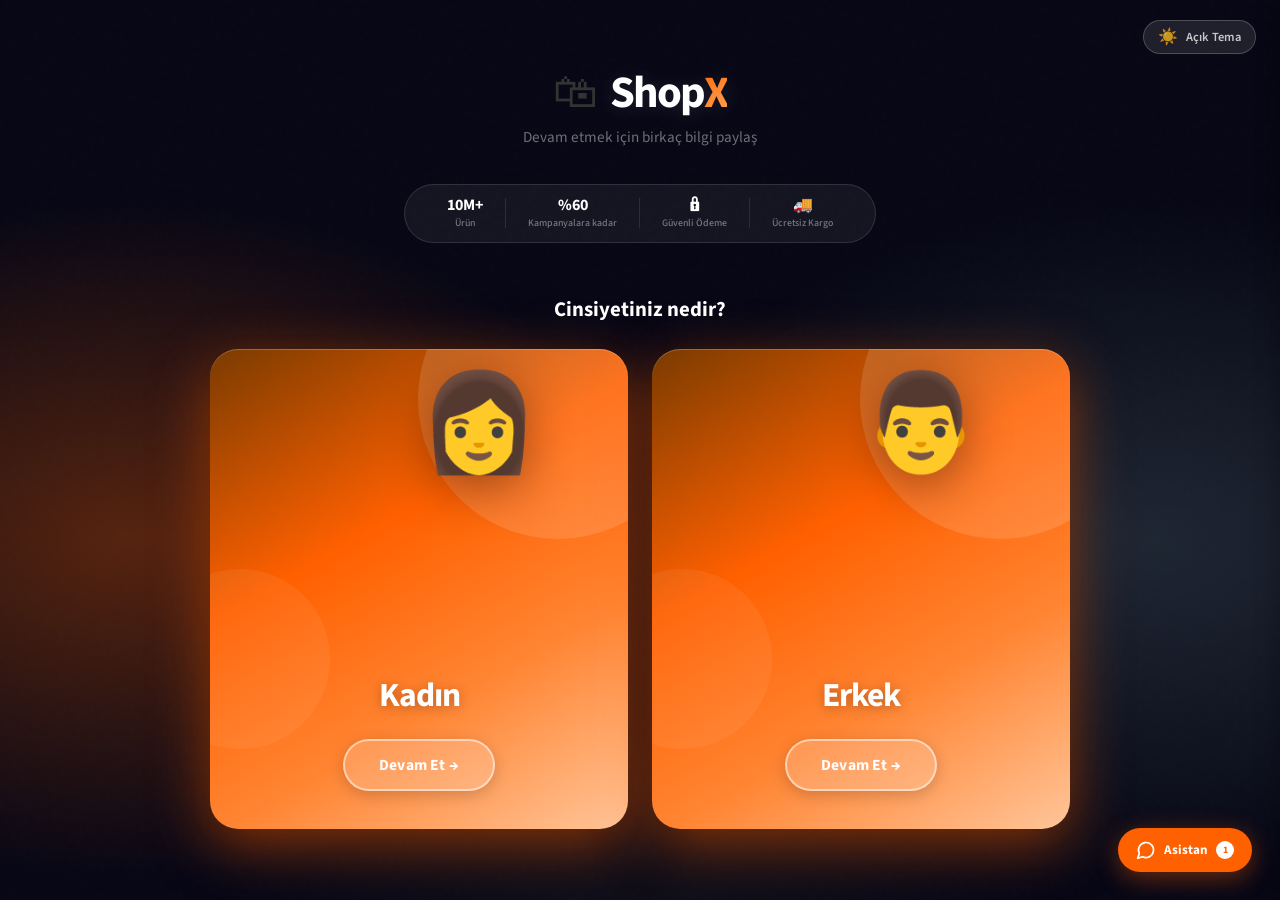
<file: index.html>
﻿<!DOCTYPE html>
<html lang="tr">

<head>
    <meta charset="UTF-8" />
    <meta name="viewport" content="width=device-width, initial-scale=1.0" />
    <meta name="description"
        content="ShopX - Türkiye'nin En Trend E-Ticaret Sitesi. Kadın ve Erkek için binlerce ürün." />
    <title>ShopX – Türkiye'nin En Trend Mağazası</title>
    <link rel="preconnect" href="https://fonts.googleapis.com" />
    <link rel="preconnect" href="https://fonts.gstatic.com" crossorigin />
    <link href="https://fonts.googleapis.com/css2?family=Source+Sans+3:wght@400;600;700&display=swap"
        rel="stylesheet" />
    <link rel="stylesheet" href="style.css" />
    <!-- v2: Trendyol/Hepsiburada derslerinden gelen görünüm katmanı (tasarim-dersleri/) -->
    <link rel="stylesheet" href="v2.css" />
</head>

<body>

    <div id="gender-screen" class="gender-screen">

        <button class="gs-theme-toggle" id="gs-theme-toggle" onclick="toggleGenderTheme()" aria-label="Tema değiştir">
            <span class="toggle-icon" id="toggle-icon">☀️</span>
            <span id="toggle-label">Açık Tema</span>
        </button>

        <div class="gs-logo">
            <span class="gs-logo-icon">🛍</span>
            <span class="gs-logo-text">Shop<strong>X</strong></span>
        </div>
        <p class="gs-tagline">Devam etmek için birkaç bilgi paylaş</p>

        <div class="gs-stats">
            <div class="gs-stat">
                <span class="gs-stat-num">10M+</span>
                <span class="gs-stat-lbl">Ürün</span>
            </div>
            <div class="gs-stat-sep"></div>
            <div class="gs-stat">
                <span class="gs-stat-num">%60</span>
                <span class="gs-stat-lbl">Kampanyalara kadar</span>
            </div>
            <div class="gs-stat-sep"></div>
            <div class="gs-stat">
                <span class="gs-stat-num">🔒</span>
                <span class="gs-stat-lbl">Güvenli Ödeme</span>
            </div>
            <div class="gs-stat-sep"></div>
            <div class="gs-stat">
                <span class="gs-stat-num">🚚</span>
                <span class="gs-stat-lbl">Ücretsiz Kargo</span>
            </div>
        </div>

        <div id="gender-step-1" class="gender-step">
            <p class="gs-question">Cinsiyetiniz nedir?</p>
            <div class="gender-cards">

                <button type="button" class="gender-card" id="btn-female" onclick="selectGender('female')"
                    aria-label="Kadın">
                    <span class="gc-shape gc-s1"></span>
                    <span class="gc-shape gc-s2"></span>
                    <span class="gc-emoji">👩</span>
                    <span class="gc-body">
                        <span class="gc-title">Kadın</span>
                        <span class="gc-cta">Devam Et →</span>
                    </span>
                </button>

                <button type="button" class="gender-card" id="btn-male" onclick="selectGender('male')"
                    aria-label="Erkek">
                    <span class="gc-shape gc-s1"></span>
                    <span class="gc-shape gc-s2"></span>
                    <span class="gc-emoji">👨</span>
                    <span class="gc-body">
                        <span class="gc-title">Erkek</span>
                        <span class="gc-cta">Devam Et →</span>
                    </span>
                </button>

            </div>
        </div>

        <div id="gender-step-2" class="gender-step hidden">
            <div class="budget-screen">
                <div class="budget-icon" id="budget-gender-icon">💳</div>
                <h2 class="budget-title">Finansal Profilin 👋</h2>
                <p class="budget-subtitle">Harcama limitin aylık gelirine göre otomatik hesaplanır</p>

                <div class="gs-financial-section">
                    <div class="gs-fin-header">
                        <span class="gs-fin-icon">📊</span>
                        <div class="gs-fin-header-text">
                            <div class="gs-fin-title">Gelir &amp; Gider Bilgilerin</div>
                            <div class="gs-fin-sub">Net gelirin = Maaş − Kredi ödemesi − Sabit giderler</div>
                        </div>
                        <span class="gs-fin-badge">İsteğe Bağlı</span>
                    </div>
                    <div class="gs-fin-fields">
                        <div class="gs-slider-field">
                            <div class="gs-slider-header">
                                <label class="gs-fin-label">Aylık Net Maaş</label>
                                <span class="gs-slider-val" id="gs-fin-salary-disp">0 TL</span>
                            </div>
                            <input class="gs-slider" type="range" id="gs-fin-salary"
                                min="0" max="500000" step="1000" value="0"
                                oninput="updateSlider(this,'gs-fin-salary-disp')" />
                        </div>
                        <div class="gs-slider-field">
                            <div class="gs-slider-header">
                                <label class="gs-fin-label">Aylık Kredi Ödemesi</label>
                                <span class="gs-slider-val" id="gs-fin-credit-disp">0 TL</span>
                            </div>
                            <input class="gs-slider" type="range" id="gs-fin-credit"
                                min="0" max="50000" step="250" value="0"
                                oninput="updateSlider(this,'gs-fin-credit-disp')" />
                        </div>
                        <div class="gs-slider-field">
                            <div class="gs-slider-header">
                                <label class="gs-fin-label">Aylık Sabit Gider</label>
                                <span class="gs-slider-val" id="gs-fin-debt-disp">0 TL</span>
                            </div>
                            <input class="gs-slider" type="range" id="gs-fin-debt"
                                min="0" max="50000" step="250" value="0"
                                oninput="updateSlider(this,'gs-fin-debt-disp')" />
                        </div>
                        <div class="gs-slider-field">
                            <div class="gs-slider-header">
                                <label class="gs-fin-label">Kredi Limiti</label>
                                <span class="gs-slider-val" id="gs-fin-limit-disp">0 TL</span>
                            </div>
                            <input class="gs-slider" type="range" id="gs-fin-limit"
                                min="0" max="500000" step="5000" value="0"
                                oninput="updateSlider(this,'gs-fin-limit-disp')" />
                        </div>
                    </div>
                </div>

                <button class="budget-confirm-btn active" id="budget-confirm-btn" onclick="goToShopFromBudget()">
                    Alışverişe Başla →
                </button>
                <button class="budget-skip" onclick="goToShopFromBudget()">Finansal bilgilerimi girmek istemiyorum →</button>
            </div>
        </div>

    </div>

    <div id="shop-screen" class="shop-screen hidden">

        <header class="header" id="main-header">
            <div class="header-top">
                <div class="container">
                    <div class="header-top-inner">
                        <span class="header-topbar-text"><span id="topbar-ship-text">Ücretsiz kargo fırsatı</span><span class="topbar-sep"></span>Güvenli alışveriş<span class="topbar-sep"></span>4.9/5 Müşteri Puanı</span>
                        <div class="header-top-actions">
                            <a href="#" id="link-track" onclick="openOrderTracking(); return false;">Sipariş Takibi</a>
                            <a href="#" id="link-help" onclick="openHelp(); return false;">Yardım &amp; Destek</a>
                            <a href="#" id="link-switch-gender" onclick="switchGender(); return false;"
                                class="switch-gender-link">Baştan Başla</a>
                        </div>
                    </div>
                </div>
            </div>

            <div class="header-main">
                <div class="container">
                    <div class="header-main-inner">
                        <div class="logo" id="main-logo" onclick="handleLogoClick()" title="Ana Sayfaya Git">
                            <span class="logo-text">shop<strong>x</strong></span>
                            <span class="gender-badge" id="gender-badge"></span>
                        </div>

                        <div class="search-bar" id="search-container">
                            <div class="search-inner">
                                <input type="text" id="search-input" class="search-input"
                                    placeholder="Ürün, kategori veya marka ara"
                                    oninput="handleSearchInput(this.value)"
                                    onfocus="logAction('Arama kutusuna tıklandı')"
                                    onkeydown="if(event.key==='Enter') doSearch()" aria-label="Ürün ara" />
                                <button class="search-btn" id="search-btn" onclick="doSearch()" aria-label="Ara">
                                    <svg width="20" height="20" viewBox="0 0 24 24" fill="none" stroke="currentColor"
                                        stroke-width="2.5">
                                        <circle cx="11" cy="11" r="8" />
                                        <path d="m21 21-4.35-4.35" />
                                    </svg>
                                </button>
                            </div>
                            <div class="search-suggestions" id="search-suggestions"></div>
                        </div>

                        <div class="header-actions">
                            <div class="header-action-item" id="account-btn" onclick="openAccount()" tabindex="0">
                                <svg width="24" height="24" viewBox="0 0 24 24" fill="none" stroke="currentColor"
                                    stroke-width="2">
                                    <path d="M20 21v-2a4 4 0 0 0-4-4H8a4 4 0 0 0-4 4v2" />
                                    <circle cx="12" cy="7" r="4" />
                                </svg>
                                <span>Hesabım</span>
                            </div>

                            <div class="header-action-item" id="favorites-btn" onclick="openFavorites()" tabindex="0">
                                <div class="action-icon-wrap">
                                    <svg width="24" height="24" viewBox="0 0 24 24" fill="none" stroke="currentColor"
                                        stroke-width="2">
                                        <path
                                            d="M20.84 4.61a5.5 5.5 0 0 0-7.78 0L12 5.67l-1.06-1.06a5.5 5.5 0 0 0-7.78 7.78l1.06 1.06L12 21.23l7.78-7.78 1.06-1.06a5.5 5.5 0 0 0 0-7.78z" />
                                    </svg>
                                    <span class="badge" id="fav-count">0</span>
                                </div>
                                <span>Favorilerim</span>
                            </div>

                            <div class="header-action-item cart-action" id="cart-btn" onclick="openCart()" tabindex="0">
                                <div class="action-icon-wrap">
                                    <svg width="24" height="24" viewBox="0 0 24 24" fill="none" stroke="currentColor"
                                        stroke-width="2">
                                        <circle cx="9" cy="21" r="1" />
                                        <circle cx="20" cy="21" r="1" />
                                        <path d="M1 1h4l2.68 13.39a2 2 0 0 0 2 1.61h9.72a2 2 0 0 0 2-1.61L23 6H6" />
                                    </svg>
                                    <span class="badge" id="cart-count">0</span>
                                </div>
                                <span>Sepetim</span>
                            </div>
                        </div>
                    </div>
                </div>
            </div>

            <nav class="nav" id="main-nav" aria-label="Ana Menü">
                <div class="container">
                    <ul class="nav-list" id="nav-list"></ul>
                </div>
            </nav>
        </header>

        <main class="main-content" id="main-content">
            
            <div id="home-view">
                <section class="hero-section" id="hero-section">
                    <div class="banner-slider" id="banner-slider">
                        <div class="banner-slides" id="banner-slides"></div>
                        <button class="slider-btn prev" id="slider-prev" onclick="slideBanner(-1)"
                            aria-label="Önceki">&#8249;</button>
                        <button class="slider-btn next" id="slider-next" onclick="slideBanner(1)"
                            aria-label="Sonraki">&#8250;</button>
                        <div class="slider-dots" id="slider-dots"></div>
                    </div>
                </section>

                <section class="flash-sale-section" id="flash-sale">
                    <div class="container">
                        <div class="flash-header">
                            <div class="flash-title-group">
                                <svg class="flash-icon" width="22" height="22" viewBox="0 0 24 24" fill="currentColor" aria-hidden="true"><path d="M13 2 3 14h9l-1 8 10-12h-9l1-8z"/></svg>
                                <h2 class="flash-title">Flaş İndirim</h2>
                            </div>
                            <div class="countdown" id="countdown">
                                <div class="countdown-unit"><span id="cd-h">03</span><small>SA</small></div>
                                <div class="countdown-sep">:</div>
                                <div class="countdown-unit"><span id="cd-m">24</span><small>DK</small></div>
                                <div class="countdown-sep">:</div>
                                <div class="countdown-unit"><span id="cd-s">00</span><small>SN</small></div>
                            </div>
                            <a href="#" class="section-see-all" id="flash-see-all"
                                onclick="showCategoryPage('flash', 'Flaş İndirim'); return false;">Tümünü Gör</a>
                        </div>
                        <div class="products-grid" id="flash-products-grid"></div>
                    </div>
                </section>

                <section class="products-section" id="recommended-section">
                    <div class="container">
                        <div class="section-header">
                            <h2 class="section-title" id="recommended-title">Sana Özel Öneriler</h2>
                            <a href="#" class="section-see-all" id="rec-see-all"
                                onclick="showCategoryPage('recommended','Önerilen Ürünler'); return false;">Tümünü Gör</a>
                        </div>
                        <div class="products-grid" id="recommended-products-grid"></div>
                    </div>
                </section>

                <section class="promo-section" id="promo-section">
                    <div class="container">
                        <div class="promo-grid" id="promo-grid"></div>
                    </div>
                </section>

                <section class="products-section" id="more-products-section">
                    <div class="container">
                        <div class="section-header">
                            <h2 class="section-title">Çok Satanlar</h2>
                            <a href="#" class="section-see-all" id="more-see-all"
                                onclick="showCategoryPage('bestseller','Çok Satanlar'); return false;">Tümünü Gör</a>
                        </div>
                        <div class="products-grid" id="more-products-grid"></div>
                    </div>
                </section>

                <section class="budget-banner-section" id="budget-banner-section">
                    <div class="container">
                        <div class="budget-banner" id="budget-banner-box" onclick="openBudgetFilterModal()">
                            <div class="budget-banner-text">
                                <strong id="budget-banner-label">Bütçene Göre Ürünler</strong>
                                <span id="budget-banner-sub">Bütçe tercihini güncellemek için tıkla</span>
                            </div>
                            <button class="budget-change-btn">Bütçeni Güncelle</button>
                        </div>
                        <button class="financial-profile-btn" onclick="event.stopPropagation();openFinancialModal()">Finansal Profil</button>
                    </div>
                </section>
            </div>

            <div id="category-view" class="hidden">
                <div class="container">
                    <nav class="breadcrumb" aria-label="Konum">
                        <a href="#" id="back-btn" onclick="goHome(); return false;">Ana Sayfa</a>
                        <span class="breadcrumb-sep" aria-hidden="true">›</span>
                        <span class="breadcrumb-current" id="breadcrumb-current">Kategori</span>
                    </nav>
                    <div class="category-view-header">
                        <h2 class="category-view-title" id="category-view-title">Kategori</h2>
                        <span class="product-count-label" id="product-count-label">0 ürün</span>
                        <div class="sort-filter-row">
                            <select class="sort-select" id="sort-select" onchange="sortProducts(this.value)">
                                <option value="default">Önerilen Sıralama</option>
                                <option value="price-asc">Fiyat: Düşükten Yükseğe</option>
                                <option value="price-desc">Fiyat: Yüksekten Düşüğe</option>
                                <option value="rating">En Yüksek Puan</option>
                                <option value="reviews">En Çok Değerlendirilen</option>
                            </select>
                        </div>
                    </div>
                    <div class="products-grid products-grid-wide" id="category-products-grid"></div>
                </div>
            </div>
        </main>

        <footer class="footer" id="main-footer">
            <div class="container">
                <div class="footer-grid">
                    <div class="footer-col">
                        <div class="logo" onclick="goHome()">
                            <span class="logo-text">shop<strong>x</strong></span>
                        </div>
                        <p class="footer-desc">Türkiye'nin en trend e-ticaret platformu. Milyonlarca ürün, güvenli
                            alışveriş.</p>
                    </div>
                    <div class="footer-col">
                        <h4>Kurumsal</h4>
                        <ul>
                            <li><a href="#" onclick="openInfoModal('about'); return false;">Hakkımızda</a></li>
                            <li><a href="#" onclick="openInfoModal('career'); return false;">Kariyer</a></li>
                            <li><a href="#" onclick="openInfoModal('press'); return false;">Basın</a></li>
                            <li><a href="#" onclick="openInfoModal('investor'); return false;">Yatırımcı İlişkileri</a>
                            </li>
                        </ul>
                    </div>
                    <div class="footer-col">
                        <h4>Yardım</h4>
                        <ul>
                            <li><a href="#" onclick="openOrderTracking(); return false;">Sipariş Takibi</a></li>
                            <li><a href="#" onclick="openInfoModal('return'); return false;">İade &amp; Değişim</a></li>
                            <li><a href="#" onclick="openHelp(); return false;">Sık Sorulan Sorular</a></li>
                            <li><a href="#" onclick="openInfoModal('contact'); return false;">İletişim</a></li>
                        </ul>
                    </div>
                    <div class="footer-col">
                        <h4>Güvenli Ödeme</h4>
                        <div class="payment-badges">
                            <span class="payment-badge">Kredi Kartı</span>
                            <span class="payment-badge">Havale / EFT</span>
                            <span class="payment-badge">Kapıda Ödeme</span>
                            <span class="payment-badge">Mobil Ödeme</span>
                        </div>
                    </div>
                </div>
                <div class="footer-bottom">
                    <p>© 2026 ShopX. Tüm hakları saklıdır.</p>
                    <div class="footer-links">
                        <a href="#" onclick="openInfoModal('privacy'); return false;">Gizlilik Politikası</a>
                        <a href="#" onclick="openInfoModal('kvkk'); return false;">KVKK</a>
                        <a href="#" onclick="openInfoModal('terms'); return false;">Kullanım Koşulları</a>
                    </div>
                </div>
            </div>
        </footer>

    </div>

    <div class="drawer-overlay" id="cart-overlay" onclick="closeCart()"></div>
    <aside class="drawer" id="cart-drawer" aria-label="Sepetim">
        <div class="drawer-header">
            <h3>Sepetim</h3>
            <button class="drawer-close" id="cart-close" onclick="closeCart()" aria-label="Kapat">✕</button>
        </div>
        <div class="drawer-body" id="cart-body">
            <div class="empty-state" id="cart-empty">
                <span class="empty-icon-circle"><svg width="28" height="28" viewBox="0 0 24 24" fill="none" stroke="currentColor" stroke-width="2" stroke-linecap="round" stroke-linejoin="round" aria-hidden="true"><circle cx="8" cy="21" r="1"/><circle cx="19" cy="21" r="1"/><path d="M2.05 2.05h2l2.66 12.42a2 2 0 0 0 2 1.58h9.78a2 2 0 0 0 1.95-1.57l1.65-7.43H5.12"/></svg></span>
                <p>Sepetinde ürün bulunmamaktadır.</p>
                <button class="btn-primary" onclick="closeCart()">Alışverişe Başla</button>
            </div>
            <div id="cart-items"></div>
        </div>
        <div class="drawer-footer" id="cart-footer">
            <div id="cart-tier-banner" class="cart-tier-banner" style="display:none"></div>
            <div class="cart-coupon-section">
                <div class="coupon-input-row">
                    <input type="text" id="coupon-input" class="coupon-input" placeholder="Kupon kodu gir" oninput="this.value=this.value.toUpperCase()" onkeydown="if(event.key==='Enter')applyCoupon()" />
                    <button class="coupon-apply-btn" onclick="applyCoupon()">Uygula</button>
                </div>
                <div class="coupon-chips">
                    <span class="coupon-chips-label">Kuponlarım:</span>
                    <button class="coupon-chip" onclick="fillCoupon('SHOPX10')">SHOPX10 <small>%10</small></button>
                    <button class="coupon-chip" onclick="fillCoupon('KARGO')">KARGO <small>Kargo Bedava</small></button>
                </div>
                <div id="coupon-status"></div>
            </div>
            <div id="cart-gift-section" class="cart-gift-section" style="display:none"></div>
            <div class="cart-summary">
                <div class="cart-summary-row"><span>Ürün Toplamı</span><span id="cart-subtotal">0 TL</span></div>
                <div id="cart-discount-rows"></div>
                <div class="cart-summary-row"><span>Kargo</span><span id="cart-shipping" class="free-shipping">Ücretsiz</span></div>
                <div class="cart-summary-row total-row"><span>Toplam</span><strong id="cart-total-price">0 TL</strong></div>
            </div>
            <div id="cart-financial-impact" class="cart-financial-impact" style="display:none"></div>
            <button class="checkout-btn" id="checkout-btn" onclick="openCheckout()">Sepeti Onayla</button>
        </div>
    </aside>

    <div class="drawer-overlay" id="fav-overlay" onclick="closeFavorites()"></div>
    <aside class="drawer" id="fav-drawer" aria-label="Favorilerim">
        <div class="drawer-header">
            <h3>Favorilerim</h3>
            <button class="drawer-close" id="fav-close" onclick="closeFavorites()" aria-label="Kapat">✕</button>
        </div>
        <div class="drawer-body" id="fav-body">
            <div class="empty-state" id="fav-empty">
                <span class="empty-icon-circle"><svg width="28" height="28" viewBox="0 0 24 24" fill="none" stroke="currentColor" stroke-width="2" stroke-linecap="round" stroke-linejoin="round" aria-hidden="true"><path d="M19 14c1.49-1.46 3-3.21 3-5.5A5.5 5.5 0 0 0 16.5 3c-1.76 0-3 .5-4.5 2-1.5-1.5-2.74-2-4.5-2A5.5 5.5 0 0 0 2 8.5c0 2.3 1.5 4.05 3 5.5l7 7Z"/></svg></span>
                <p>Favori listende ürün bulunmamaktadır.</p>
                <span>Beğendiğin ürünleri kalp simgesiyle buraya ekleyebilirsin.</span>
                <button class="btn-primary" onclick="closeFavorites()">Alışverişe Başla</button>
            </div>
            <div id="fav-items"></div>
        </div>
    </aside>

    <div class="modal-overlay" id="product-overlay" onclick="closeProduct()"></div>
    <div class="product-modal" id="product-modal" role="dialog">
        <button class="modal-close" id="product-modal-close" onclick="closeProduct()">✕</button>
        <div class="product-modal-inner" id="product-modal-inner"></div>
    </div>

    <div class="modal-overlay" id="checkout-overlay" onclick="closeCheckout()"></div>
    <div class="checkout-modal" id="checkout-modal" role="dialog" aria-label="Ödeme" style="display:none">
        <button class="modal-close" id="checkout-close" onclick="closeCheckout()">✕</button>
        <div class="checkout-inner">
            <div class="checkout-steps" id="checkout-steps">
                <div class="checkout-step active" id="cstep-1"><span class="step-num">1</span><span
                        class="step-lbl">Sepet</span></div>
                <div class="checkout-step-line"></div>
                <div class="checkout-step" id="cstep-2"><span class="step-num">2</span><span
                        class="step-lbl">Adres</span></div>
                <div class="checkout-step-line"></div>
                <div class="checkout-step" id="cstep-3"><span class="step-num">3</span><span
                        class="step-lbl">Ödeme</span></div>
                <div class="checkout-step-line"></div>
                <div class="checkout-step" id="cstep-4"><span class="step-num">✓</span><span
                        class="step-lbl">Onay</span></div>
            </div>
            <div id="checkout-body"></div>
        </div>
    </div>

    <div class="modal-overlay" id="help-overlay" onclick="closeHelp()"></div>
    <div class="help-modal" id="help-modal" role="dialog" aria-label="Yardım" style="display:none">
        <button class="modal-close" onclick="closeHelp()">✕</button>
        <h2 class="help-title">Yardım Merkezi</h2>
        <div class="help-tabs">
            <button class="help-tab active" onclick="switchHelpTab('faq', this)">SSS</button>
            <button class="help-tab" onclick="switchHelpTab('shipping', this)">Kargo</button>
            <button class="help-tab" onclick="switchHelpTab('return', this)">İade</button>
            <button class="help-tab" onclick="switchHelpTab('contact', this)">İletişim</button>
        </div>
        <div id="help-content"></div>
        <div class="help-dev-section" id="help-dev-section">
            <button class="dev-log-btn" id="dev-log-btn" onclick="openLogPanel(); closeHelp();">
                📊 Sistem Aktivite Raporu
            </button>
        </div>
    </div>

    <div class="modal-overlay" id="tracking-overlay" onclick="closeOrderTracking()"></div>
    <div class="info-modal" id="tracking-modal" role="dialog" style="display:none">
        <button class="modal-close" onclick="closeOrderTracking()">✕</button>
        <div id="tracking-content"></div>
    </div>

    <div class="modal-overlay" id="info-overlay" onclick="closeInfoModal()"></div>
    <div class="info-modal" id="info-modal" role="dialog" style="display:none">
        <button class="modal-close" onclick="closeInfoModal()">✕</button>
        <div id="info-content"></div>
    </div>

    <div class="modal-overlay" id="account-overlay" onclick="closeAccount()"></div>
    <div class="info-modal" id="account-modal" role="dialog" style="display:none">
        <button class="modal-close" onclick="closeAccount()">✕</button>
        <div id="account-content"></div>
    </div>

    <div class="modal-overlay" id="budget-filter-overlay" onclick="closeBudgetFilterModal()"></div>
    <div class="info-modal" id="budget-filter-modal" role="dialog" style="display:none">
        <button class="modal-close" onclick="closeBudgetFilterModal()">✕</button>
        <div id="budget-filter-content"></div>
    </div>

    <div class="modal-overlay" id="purpose-overlay" onclick="closePurposeModal()"></div>
    <div class="purpose-modal info-modal" id="purpose-modal" role="dialog" style="display:none">
        <button class="modal-close" onclick="closePurposeModal()">✕</button>
        <div id="purpose-content"></div>
    </div>

    <div class="modal-overlay" id="financial-overlay" onclick="closeFinancialModal()"></div>
    <div class="info-modal" id="financial-modal" role="dialog" style="display:none">
        <button class="modal-close" onclick="closeFinancialModal()">✕</button>
        <div id="financial-content"></div>
    </div>

    <div class="flash-popup" id="flash-popup" style="display:none">
        <div class="flash-popup-header">
            <span class="flash-popup-tag">FLAŞ İNDİRİM</span>
            <button class="flash-popup-close" onclick="closeFlashPopup()">✕</button>
        </div>
        <div class="flash-popup-body" id="flash-popup-body"></div>
        <div class="flash-popup-footer">
            <div class="flash-popup-timer">
                Bu teklif <span id="flash-popup-timer">02:00</span> içinde sona eriyor!
            </div>
        </div>
    </div>

    <div class="log-panel" id="log-panel" style="display:none">
        <div class="log-panel-header">
            <div class="log-panel-title">
                <span>📊 Sistem Aktivite Raporu</span>
                <span class="log-live-dot"></span>
                <span class="log-live-text">CANLI</span>
            </div>
            <div class="log-panel-actions">
                <button class="log-action-btn" id="log-filter-btn" onclick="toggleLogFilter()">🔽 Filtrele</button>
                <button class="log-action-btn" id="log-export-btn" onclick="exportLogs()">⬇ İndir</button>
                <button class="log-action-btn" id="log-clear-btn" onclick="clearLogs()">🗑 Temizle</button>
                <button class="log-panel-close" id="log-panel-close" onclick="closeLogPanel()">✕</button>
            </div>
        </div>
        <div class="log-filter-bar" id="log-filter-bar">
            <button class="log-filter-chip active" data-filter="all" onclick="filterLogs('all', this)">Tümü</button>
            <button class="log-filter-chip" data-filter="navigation"
                onclick="filterLogs('navigation', this)">Navigasyon</button>
            <button class="log-filter-chip" data-filter="product" onclick="filterLogs('product', this)">Ürün</button>
            <button class="log-filter-chip" data-filter="cart" onclick="filterLogs('cart', this)">Sepet</button>
            <button class="log-filter-chip" data-filter="search" onclick="filterLogs('search', this)">Arama</button>
            <button class="log-filter-chip" data-filter="ui" onclick="filterLogs('ui', this)">UI</button>
            <button class="log-filter-chip" data-filter="system" onclick="filterLogs('system', this)">Sistem</button>
        </div>
        <div class="log-entries" id="log-entries"></div>
        <div class="log-panel-footer">
            <span id="log-total-count">0 log kaydı</span>
            <span id="log-session-time">Oturum: 00:00</span>
        </div>
    </div>

    <div class="compare-bar" id="compare-bar" style="display:none">
        <div class="compare-bar-inner">
            <span class="compare-bar-label">Karşılaştır (<span id="compare-count">0</span>/3)</span>
            <div class="compare-bar-items" id="compare-bar-items"></div>
            <div class="compare-bar-actions">
                <button class="compare-btn-go" onclick="openCompareModal()">Karşılaştır</button>
                <button class="compare-btn-clear" onclick="clearCompare()">Temizle</button>
            </div>
        </div>
    </div>

    <div class="modal-overlay" id="compare-overlay" onclick="closeCompareModal()"></div>
    <div class="compare-modal" id="compare-modal" role="dialog" style="display:none">
        <button class="modal-close" onclick="closeCompareModal()">✕</button>
        <div id="compare-content"></div>
    </div>

    <div id="budget-tracker-bar" class="budget-tracker-bar">
        <div class="btb-handle"></div>
        <div class="btb-inner">

            <div class="btb-progress-state" id="btb-progress-state">
                <div class="btb-top-row">
                    <div class="btb-left">
                        <span class="btb-state-icon" id="btb-icon"></span>
                        <div class="btb-text-group">
                            <span class="btb-title">Günlük Bütçe</span>
                            <span class="btb-subtitle" id="btb-subtitle">Bütçe takibi aktif</span>
                        </div>
                    </div>
                    <div class="btb-right">
                        <span class="btb-amounts" id="btb-amounts">0 TL</span>
                        <span class="btb-pct" id="btb-pct">%0</span>
                    </div>
                </div>
                <div class="btb-track">
                    <div class="btb-fill" id="btb-fill"></div>
                </div>
                <div class="btb-credit-line" id="btb-credit-line" style="display:none"></div>
            </div>

            <div class="btb-exceeded-state" id="btb-exceeded-state">
                <div class="btb-warn-left">
                    <div class="btb-warn-badge"><svg width="20" height="20" viewBox="0 0 24 24" fill="none" stroke="currentColor" stroke-width="2" stroke-linecap="round" stroke-linejoin="round" aria-hidden="true"><path d="m21.73 18-8-14a2 2 0 0 0-3.48 0l-8 14A2 2 0 0 0 4 21h16a2 2 0 0 0 1.73-3"/><path d="M12 9v4"/><path d="M12 17h.01"/></svg></div>
                    <div>
                        <span class="btb-warn-title">Günlük bütçeni aştın!</span>
                        <span class="btb-warn-sub" id="btb-over-msg">0 TL fazla harcama</span>
                    </div>
                </div>
                <div class="btb-warn-actions">
                    <button class="btb-upgrade-btn" onclick="openBudgetUpgradeModal()">
                        Profili Düzenle
                    </button>
                    <button class="btb-checkout-btn" onclick="openCheckout()">
                        Ödemeye Geç
                    </button>
                </div>
            </div>

        </div>
    </div>

    <div class="modal-overlay" id="budget-upgrade-overlay" onclick="closeBudgetUpgradeModal()"></div>
    <div class="budget-upgrade-modal" id="budget-upgrade-modal" style="display:none">
        <div class="bum-handle"></div>
        <button class="modal-close bum-close" onclick="closeBudgetUpgradeModal()">✕</button>
        <div id="budget-upgrade-content"></div>
    </div>

    <div class="toast-container" id="toast-container"></div>

    <button class="va-toggle" id="va-toggle" onclick="toggleAssistant()" aria-label="Sanal Asistan">
        <span class="va-toggle-icon"><svg width="20" height="20" viewBox="0 0 24 24" fill="none" stroke="currentColor" stroke-width="2" stroke-linecap="round" stroke-linejoin="round" aria-hidden="true"><path d="M7.9 20A9 9 0 1 0 4 16.1L2 22Z"/></svg></span>
        <span class="va-toggle-label">Asistan</span>
        <span class="va-badge" id="va-badge">1</span>
    </button>

    <div class="va-panel" id="va-panel">
        <div class="va-header">
            <div class="va-avatar-wrap">
                <div class="va-avatar">sx</div>
                <span class="va-online-dot"></span>
            </div>
            <div class="va-header-info">
                <div class="va-name">ShopX Asistanı</div>
                <div class="va-status">● Çevrimiçi · Hızlı yanıt</div>
            </div>
            <button class="va-close-btn" onclick="closeAssistant()" aria-label="Kapat">✕</button>
        </div>
        <div class="va-messages" id="va-messages"></div>
        <div class="va-quick-replies" id="va-quick-replies"></div>
        <div class="va-input-row">
            <input type="text" class="va-input" id="va-input" placeholder="Mesajınızı yazın..." onkeydown="if(event.key==='Enter')sendVAMessage()" />
            <button class="va-send-btn" onclick="sendVAMessage()">
                <svg width="18" height="18" viewBox="0 0 24 24" fill="none" stroke="currentColor" stroke-width="2.5"><line x1="22" y1="2" x2="11" y2="13"/><polygon points="22 2 15 22 11 13 2 9 22 2"/></svg>
            </button>
        </div>
    </div>

    <script src="https://cdn.socket.io/4.7.5/socket.io.min.js"></script>
    <script src="app.js"></script>
</body>

</html>
</file>
<file: style.css>
/* ============================================================
   SHOPX – Premium E-Commerce Design (Hepsiburada Style)
   ============================================================ */

@import url('https://fonts.googleapis.com/css2?family=Source+Sans+3:wght@400;600;700&display=swap');

/* ============================================================
   CSS CUSTOM PROPERTIES
   ============================================================ */
:root {
  --font: 'Source Sans 3', -apple-system, BlinkMacSystemFont, 'Segoe UI', Arial, sans-serif;
  --radius-xs: 4px;
  --radius-sm: 8px;
  --radius-md: 12px;
  --radius-lg: 16px;
  --radius-xl: 24px;
  --shadow-xs: 0 1px 4px rgba(0,0,0,0.06);
  --shadow-sm: 0 2px 10px rgba(0,0,0,0.08);
  --shadow-md: 0 6px 24px rgba(0,0,0,0.11);
  --shadow-lg: 0 16px 48px rgba(0,0,0,0.16);
  --shadow-hover: 0 2px 8px rgba(0,0,0,0.08);
  --transition: 0.22s cubic-bezier(0.4,0,0.2,1);

  /* Neutral */
  --bg: #fafafa;
  --surface: #ffffff;
  --surface-2: #fafafa;
  --border: #e6e6e6;
  --border-light: #f0f0f0;
  --text-primary: #333333;
  --text-secondary: #666666;
  --text-muted: #999999;

  /* Brand — Orange (Hepsiburada style) */
  --accent: #FF6000;
  --accent-hover: #e55500;
  --accent-light: #fff3eb;
  --accent-gradient: #FF6000; /* v2: gradient yok, düz renk */

  /* Red for discounts */
  --red: #E53935;
  --red-bg: #fdecea;

  /* Green for free shipping */
  --green: #2e7d32;
  --green-bg: #e8f5e9;

  --header-height: 60px;
}

/* ============================================================
   RESET & BASE
   ============================================================ */
*, *::before, *::after {
  box-sizing: border-box;
  margin: 0;
  padding: 0;
}

html { scroll-behavior: smooth; }

body {
  font-family: var(--font);
  background: var(--bg);
  color: var(--text-primary);
  font-size: 14px;
  line-height: 1.6;
  -webkit-font-smoothing: antialiased;
  overflow-x: hidden;
}

a { text-decoration: none; color: inherit; }
ul { list-style: none; }
button { font-family: var(--font); cursor: pointer; border: none; background: none; }
img { max-width: 100%; display: block; }

.hidden { display: none !important; }

.container {
  max-width: 1280px;
  margin: 0 auto;
  padding: 0 20px;
}

/* ============================================================
   GENDER SELECTION SCREEN
   ============================================================ */
.gender-screen {
  min-height: 100vh;
  background: #060614;
  display: flex;
  flex-direction: column;
  align-items: center;
  justify-content: center;
  padding: 48px 24px;
  position: relative;
  overflow: hidden;
}

.gender-screen::before {
  content: '';
  position: absolute;
  inset: 0;
  background:
    radial-gradient(ellipse 70% 65% at 10% 60%, rgba(255,96,0,0.32) 0%, transparent 58%),
    radial-gradient(ellipse 70% 65% at 90% 60%, rgba(69,90,100,0.38) 0%, transparent 58%),
    radial-gradient(ellipse 55% 40% at 50% 105%, rgba(40,40,40,0.28) 0%, transparent 60%);
  pointer-events: none;
  z-index: 0;
}

.gender-screen::after {
  content: '';
  position: absolute;
  inset: 0;
  background-image: url("data:image/svg+xml,%3Csvg viewBox='0 0 200 200' xmlns='http://www.w3.org/2000/svg'%3E%3Cfilter id='n'%3E%3CfeTurbulence type='fractalNoise' baseFrequency='0.75' numOctaves='4' stitchTiles='stitch'/%3E%3C/filter%3E%3Crect width='100%25' height='100%25' filter='url(%23n)' opacity='0.04'/%3E%3C/svg%3E");
  pointer-events: none;
  z-index: 0;
  opacity: 0.35;
}

.gender-screen > * { position: relative; z-index: 1; }

/* Logo */
.gs-logo {
  display: flex;
  align-items: center;
  gap: 12px;
  margin-bottom: 10px;
}

.gs-logo-icon { font-size: 2.8rem; line-height: 1; }

.gs-logo-text {
  font-size: 2.8rem;
  font-weight: 700;
  color: #fff;
  letter-spacing: -2px;
  line-height: 1;
  text-shadow: 0 2px 20px rgba(255,255,255,0.12);
}

.gs-logo-text strong {
  background: linear-gradient(135deg, #FF6000, #ffaa55);
  -webkit-background-clip: text;
  -webkit-text-fill-color: transparent;
  background-clip: text;
}

.gs-tagline {
  color: rgba(255,255,255,0.42);
  font-size: 0.95rem;
  margin-bottom: 36px;
  text-align: center;
}

.gs-question {
  color: #fff;
  font-size: 1.3rem;
  font-weight: 700;
  text-align: center;
  margin-bottom: 24px;
}

/* Trust stats */
.gs-stats {
  display: flex;
  align-items: center;
  background: rgba(255,255,255,0.06);
  border: 1px solid rgba(255,255,255,0.12);
  border-radius: 60px;
  padding: 12px 20px;
  margin-bottom: 52px;
  gap: 0;
}

.gs-stat {
  display: flex;
  flex-direction: column;
  align-items: center;
  padding: 0 22px;
  gap: 3px;
  min-width: 80px;
}

.gs-stat-num {
  font-size: 1rem;
  font-weight: 700;
  color: #fff;
  line-height: 1;
}

.gs-stat-lbl {
  font-size: 0.62rem;
  color: rgba(255,255,255,0.42);
  white-space: nowrap;
  font-weight: 500;
}

.gs-stat-sep {
  width: 1px;
  height: 30px;
  background: rgba(255,255,255,0.1);
  flex-shrink: 0;
}

/* Gender Cards */
.gender-cards {
  display: flex;
  gap: 24px;
  width: 100%;
  max-width: 860px;
}

.gender-card {
  flex: 1;
  min-height: 480px;
  border-radius: 28px;
  border: none;
  cursor: pointer;
  position: relative;
  overflow: hidden;
  display: flex;
  flex-direction: column;
  align-items: center;
  justify-content: flex-end;
  padding: 44px 32px 38px;
  font-family: var(--font);
  transition: transform 0.38s cubic-bezier(0.34,1.56,0.64,1), box-shadow 0.38s ease;
  user-select: none;
  outline: none;
  text-align: center;
}

.gender-card {
  background: linear-gradient(150deg, #7a3b00 0%, #ff6000 38%, #ff8533 68%, #ffc599 100%) !important;
  box-shadow: 0 16px 56px rgba(255,96,0,0.5), 0 6px 20px rgba(0,0,0,0.32), inset 0 1px 0 rgba(255,255,255,0.22);
}

.gender-card:hover {
  transform: translateY(-12px) scale(1.02);
  box-shadow: 0 28px 80px rgba(255,96,0,0.65), 0 8px 24px rgba(0,0,0,0.28), inset 0 1px 0 rgba(255,255,255,0.22);
}

.gender-card:active { transform: translateY(-4px) scale(1); transition-duration: 0.1s; }
.gender-card:focus-visible { outline: 3px solid rgba(255,255,255,0.8); outline-offset: 6px; }

.gc-shape { position: absolute; border-radius: 50%; pointer-events: none; }
.gc-s1 { width: 280px; height: 280px; background: rgba(255,255,255,0.13); top: -90px; right: -70px; }
.gc-s2 { width: 180px; height: 180px; background: rgba(255,255,255,0.06); bottom: 80px; left: -60px; }

.gc-emoji {
  position: absolute;
  top: 28px;
  left: 50%;
  font-size: 6rem;
  line-height: 1;
  animation: gcfloat 3.5s ease-in-out infinite;
  filter: drop-shadow(0 12px 24px rgba(0,0,0,0.38));
  pointer-events: none;
  z-index: 2;
}

@keyframes gcfloat {
  0%, 100% { transform: translateX(-50%) translateY(0px) rotate(-3deg); }
  50% { transform: translateX(-50%) translateY(-16px) rotate(3deg); }
}

.gc-body {
  display: flex;
  flex-direction: column;
  align-items: center;
  gap: 8px;
  position: relative;
  z-index: 2;
  pointer-events: none;
  width: 100%;
}

.gc-badge {
  display: inline-block;
  background: rgba(255,255,255,0.2);
  border: 1.5px solid rgba(255,255,255,0.42);
  color: #fff;
  font-size: 0.65rem;
  font-weight: 700;
  letter-spacing: 3px;
  text-transform: uppercase;
  padding: 5px 16px;
  border-radius: 50px;
  margin-bottom: 4px;
}

.gc-title {
  color: #fff;
  font-size: 2.1rem;
  font-weight: 700;
  letter-spacing: -1px;
  line-height: 1.05;
  text-shadow: 0 2px 12px rgba(0,0,0,0.28);
}

.gc-sub {
  color: rgba(255,255,255,0.75);
  font-size: 0.83rem;
  letter-spacing: 0.2px;
  font-weight: 500;
}

.gc-tags {
  display: flex;
  flex-wrap: wrap;
  gap: 6px;
  justify-content: center;
  margin-top: 10px;
  margin-bottom: 6px;
}

.gc-tag {
  background: rgba(255,255,255,0.15);
  border: 1px solid rgba(255,255,255,0.26);
  color: #fff;
  font-size: 0.72rem;
  font-weight: 600;
  padding: 5px 12px;
  border-radius: 20px;
  transition: background 0.22s ease;
}

.gender-card:hover .gc-tag { background: rgba(255,255,255,0.25); }

.gc-cta {
  display: inline-block;
  margin-top: 18px;
  padding: 13px 34px;
  border-radius: 50px;
  font-size: 0.97rem;
  font-weight: 700;
  color: #fff;
  background: rgba(255,255,255,0.18);
  border: 2px solid rgba(255,255,255,0.52);
  letter-spacing: 0.2px;
  transition: all 0.28s ease;
  box-shadow: 0 4px 16px rgba(0,0,0,0.18);
}

.gender-card:hover .gc-cta {
  background: rgba(255,255,255,0.32);
  border-color: #fff;
  transform: none;
  box-shadow: 0 6px 24px rgba(0,0,0,0.22);
}

.gs-footer {
  margin-top: 32px;
  color: rgba(255,255,255,0.25);
  font-size: 0.76rem;
  text-align: center;
}

/* ── Tema Toggle Butonu ── */
.gs-theme-toggle {
  position: absolute;
  top: 20px;
  right: 24px;
  z-index: 10;
  display: flex;
  align-items: center;
  gap: 8px;
  background: rgba(255,255,255,0.1);
  border: 1.5px solid rgba(255,255,255,0.2);
  border-radius: 50px;
  padding: 7px 14px;
  cursor: pointer;
  color: rgba(255,255,255,0.75);
  font-size: 0.78rem;
  font-weight: 600;
  font-family: var(--font);
  transition: all 0.22s ease;
  backdrop-filter: blur(8px);
}

.gs-theme-toggle:hover {
  background: rgba(255,255,255,0.18);
  color: #fff;
  border-color: rgba(255,255,255,0.4);
}

.gs-theme-toggle .toggle-icon { font-size: 1rem; line-height: 1; }

/* ============================================================
   GENDER SCREEN — LIGHT MODE
   ============================================================ */
.gender-screen.light-mode {
  background: #f4f5f9;
}

.gender-screen.light-mode::before {
  background:
    radial-gradient(ellipse 70% 65% at 10% 60%, rgba(216,27,126,0.07) 0%, transparent 58%),
    radial-gradient(ellipse 70% 65% at 90% 60%, rgba(21,101,192,0.07) 0%, transparent 58%),
    radial-gradient(ellipse 55% 40% at 50% 105%, rgba(216,27,126,0.04) 0%, transparent 60%);
}

.gender-screen.light-mode::after { opacity: 0; }

/* Toggle butonu — light modda koyu */
.gender-screen.light-mode .gs-theme-toggle {
  background: rgba(0,0,0,0.06);
  border-color: rgba(0,0,0,0.14);
  color: #444;
}

.gender-screen.light-mode .gs-theme-toggle:hover {
  background: rgba(0,0,0,0.1);
  color: #1a1a1a;
  border-color: rgba(0,0,0,0.22);
}

/* Logo & tagline */
.gender-screen.light-mode .gs-logo-text { color: #1a1a1a; text-shadow: none; }
.gender-screen.light-mode .gs-tagline { color: #777; }

/* Trust stats */
.gender-screen.light-mode .gs-stats {
  background: #fff;
  border-color: #e2e4ee;
  box-shadow: 0 2px 12px rgba(0,0,0,0.06);
}

.gender-screen.light-mode .gs-stat-num { color: #1a1a1a; }
.gender-screen.light-mode .gs-stat-lbl { color: #888; }
.gender-screen.light-mode .gs-stat-sep { background: #e2e4ee; }

/* Budget screen */
.gender-screen.light-mode .budget-title { color: #1a1a1a; }
.gender-screen.light-mode .budget-subtitle { color: #666; }

.gender-screen.light-mode .budget-btn {
  border-color: #dde0ea;
  background: #fff;
  color: #1a1a1a;
  box-shadow: 0 2px 8px rgba(0,0,0,0.05);
}

.gender-screen.light-mode .budget-btn:hover,
.gender-screen.light-mode .budget-btn.selected {
  border-color: var(--accent);
  background: var(--accent-light);
  box-shadow: 0 4px 14px rgba(255,96,0,0.14);
}

.gender-screen.light-mode .budget-desc { color: #888; }

.gender-screen.light-mode .budget-skip { color: #bbb; }
.gender-screen.light-mode .budget-skip:hover { color: #666; }

.gender-screen.light-mode .budget-confirm-btn {
  background: #e8eaf0;
  color: #bbb;
}

.gender-screen.light-mode .budget-confirm-btn.active {
  background: linear-gradient(135deg, #FF6000, #ff8c00);
  color: #fff;
}

/* Finansal profil bölümü */
.gender-screen.light-mode .gs-financial-section {
  background: #fff;
  border-color: #e2e4ee;
  backdrop-filter: none;
  box-shadow: 0 2px 12px rgba(0,0,0,0.06);
}

.gender-screen.light-mode .gs-fin-title { color: #1a1a1a; }
.gender-screen.light-mode .gs-fin-sub { color: #888; }

.gender-screen.light-mode .gs-fin-badge {
  background: #f0f1f5;
  color: #888;
  border-color: #dde0ea;
}

.gender-screen.light-mode .gs-fin-label { color: #555; }

.gender-screen.light-mode .gs-fin-input {
  background: #f7f8fc;
  border-color: #dde0ea;
  color: #1a1a1a;
}

.gender-screen.light-mode .gs-fin-input::placeholder { color: #bbb; }

.gender-screen.light-mode .gs-fin-input:focus {
  border-color: rgba(255,96,0,0.65);
  background: #fff;
  box-shadow: 0 0 0 3px rgba(255,96,0,0.08);
}

/* Slider — light mode */
.gender-screen.light-mode .gs-slider-field {
  background: #fff;
  border-color: #e2e4ee;
  box-shadow: 0 2px 12px rgba(0,0,0,0.05);
}

.gender-screen.light-mode .gs-slider-field:hover {
  border-color: rgba(255,96,0,0.28);
  box-shadow: 0 4px 18px rgba(0,0,0,0.08);
}

.gender-screen.light-mode .gs-slider-field:focus-within {
  border-color: rgba(255,96,0,0.5);
  background: #fff8f4;
  box-shadow: 0 0 0 3px rgba(255,96,0,0.09), 0 4px 18px rgba(0,0,0,0.06);
}

.gender-screen.light-mode .gs-slider-field .gs-fin-label { color: #aaa; }
.gender-screen.light-mode .gs-slider-field:focus-within .gs-fin-label { color: #777; }

.gender-screen.light-mode .gs-slider-val {
  color: #FF6000;
  background: rgba(255,96,0,0.08);
  border-color: rgba(255,96,0,0.18);
}

.gender-screen.light-mode .gs-slider-field:focus-within .gs-slider-val {
  background: rgba(255,96,0,0.14);
  border-color: rgba(255,96,0,0.42);
}

.gender-screen.light-mode .gs-slider {
  background: linear-gradient(
    to right,
    #FF6000 0%,
    #ff9140 var(--fill, 0%),
    #e2e4ee var(--fill, 0%),
    #e2e4ee 100%
  );
}

.gender-screen.light-mode .gs-slider::-webkit-slider-thumb {
  background: #fff;
  box-shadow:
    0 0 0 3px rgba(255,96,0,0.22),
    0 2px 10px rgba(255,96,0,0.28),
    0 1px 4px rgba(0,0,0,0.15);
}

.gender-screen.light-mode .gs-slider:hover::-webkit-slider-thumb,
.gender-screen.light-mode .gs-slider:active::-webkit-slider-thumb {
  box-shadow:
    0 0 0 6px rgba(255,96,0,0.18),
    0 4px 20px rgba(255,96,0,0.42),
    0 2px 6px rgba(0,0,0,0.12);
}

.gender-screen.light-mode .gs-slider::-moz-range-thumb {
  background: #fff;
  box-shadow: 0 0 0 3px rgba(255,96,0,0.22), 0 2px 10px rgba(255,96,0,0.28);
}

.gender-screen.light-mode .gs-slider::-moz-range-track { background: #e2e4ee; }
.gender-screen.light-mode .gs-slider::-moz-range-progress { background: linear-gradient(to right, #FF6000, #ff9140); }

/* ============================================================
   HEADER — Premium Hepsiburada Style
   ============================================================ */
.header {
  position: sticky;
  top: 0;
  z-index: 100;
  background: var(--surface);
  box-shadow: 0 2px 12px rgba(0,0,0,0.09);
}

/* Top Info Bar */
.header-top {
  background: var(--accent-gradient);
  padding: 6px 0;
}

.header-top-inner {
  display: flex;
  align-items: center;
  justify-content: space-between;
}

.header-topbar-text {
  color: rgba(255,255,255,0.92);
  font-size: 0.76rem;
  font-weight: 500;
}

.header-top-actions {
  display: flex;
  gap: 16px;
  font-size: 0.76rem;
}

.header-top-actions a {
  color: rgba(255,255,255,0.85);
  transition: color 0.15s;
}

.header-top-actions a:hover { color: #fff; text-decoration: underline; }

.switch-gender-link { font-weight: 700 !important; }

/* Header Main */
.header-main { padding: 12px 0; }

.header-main-inner {
  display: flex;
  align-items: center;
  gap: 20px;
}

/* Logo */
.logo {
  display: flex;
  align-items: center;
  gap: 6px;
  cursor: pointer;
  flex-shrink: 0;
  text-decoration: none;
  user-select: none;
}

.logo .logo-icon { font-size: 1.6rem; }

.logo .logo-text {
  font-size: 1.45rem;
  font-weight: 400;
  color: var(--text-primary);
  letter-spacing: -0.5px;
}

.logo .logo-text strong {
  color: var(--accent);
  font-weight: 700;
}

.gender-badge {
  font-size: 0.62rem;
  font-weight: 700;
  padding: 2px 8px;
  border-radius: 50px;
  background: var(--accent-gradient);
  color: #fff;
  text-transform: uppercase;
  letter-spacing: 1px;
}

/* Search Bar — Premium */
.search-bar {
  flex: 1;
  position: relative;
}

.search-inner {
  display: flex;
  align-items: stretch;
  border: 2px solid var(--border);
  border-radius: var(--radius-sm);
  overflow: hidden;
  transition: border-color var(--transition);
  background: var(--surface);
  height: 46px;
}

.search-inner:focus-within {
  border-color: var(--accent);
  box-shadow: 0 0 0 3px rgba(255,96,0,0.1);
}

.search-input {
  flex: 1;
  border: none;
  outline: none;
  background: transparent;
  padding: 0 16px;
  font-size: 0.9rem;
  font-family: var(--font);
  color: var(--text-primary);
}

.search-input::placeholder { color: var(--text-muted); }

.search-btn {
  padding: 0 22px;
  background: var(--accent-gradient);
  color: #fff;
  border: none;
  cursor: pointer;
  transition: opacity 0.2s;
  display: flex;
  align-items: center;
  justify-content: center;
  flex-shrink: 0;
}

.search-btn:hover { opacity: 0.88; }

/* Search suggestions */
.search-suggestions {
  position: absolute;
  top: calc(100% + 4px);
  left: 0;
  right: 0;
  background: var(--surface);
  border: 1px solid var(--border);
  border-radius: var(--radius-md);
  box-shadow: var(--shadow-lg);
  z-index: 200;
  overflow: hidden;
  display: none;
}

.search-suggestion-item {
  padding: 10px 16px;
  cursor: pointer;
  display: flex;
  align-items: center;
  gap: 10px;
  font-size: 0.87rem;
  transition: background var(--transition);
  border-bottom: 1px solid var(--border-light);
}

.search-suggestion-item:last-child { border-bottom: none; }

.search-suggestion-item:hover {
  background: var(--accent-light);
  color: var(--accent);
}

.search-suggestion-item .sug-icon { color: var(--text-muted); font-size: 0.78rem; }

/* Header actions */
.header-actions {
  display: flex;
  align-items: center;
  gap: 4px;
  flex-shrink: 0;
}

.header-action-item {
  display: flex;
  flex-direction: column;
  align-items: center;
  gap: 3px;
  padding: 8px 14px;
  border-radius: var(--radius-sm);
  cursor: pointer;
  color: var(--text-secondary);
  font-size: 0.68rem;
  font-weight: 600;
  transition: all var(--transition);
  white-space: nowrap;
  position: relative;
}

.header-action-item:hover {
  background: var(--accent-light);
  color: var(--accent);
}

.header-action-item svg { transition: transform var(--transition); }
.header-action-item:hover svg { transform: none; }

.action-icon-wrap { position: relative; }

.badge {
  position: absolute;
  top: -7px;
  right: -9px;
  background: var(--red);
  color: #fff;
  font-size: 0.58rem;
  font-weight: 700;
  min-width: 17px;
  height: 17px;
  border-radius: 50px;
  display: flex;
  align-items: center;
  justify-content: center;
  padding: 0 4px;
  border: 2px solid var(--surface);
}

.cart-action { position: relative; }

/* NAV Bar */
.nav {
  border-top: 1px solid var(--border);
  background: var(--surface);
}

.nav-list {
  display: flex;
  align-items: center;
  gap: 0;
  padding: 0;
  overflow-x: auto;
  scrollbar-width: none;
}

.nav-list::-webkit-scrollbar { display: none; }

.nav-list li a {
  display: block;
  padding: 11px 18px;
  font-size: 0.83rem;
  font-weight: 600;
  color: var(--text-secondary);
  white-space: nowrap;
  border-bottom: 3px solid transparent;
  transition: all var(--transition);
  user-select: none;
}

.nav-list li a:hover,
.nav-list li a.active {
  color: var(--accent);
  border-bottom-color: var(--accent);
  background: var(--accent-light);
}

.nav-list li a.sale-tag {
  color: var(--red);
  font-weight: 700;
}

/* ============================================================
   HERO BANNER / SLIDER — Premium
   ============================================================ */
.hero-section {
  position: relative;
  overflow: hidden;
  background: #fff;
}

.banner-slider {
  position: relative;
  overflow: hidden;
}

.banner-slides {
  display: flex;
  transition: transform 0.55s cubic-bezier(0.4,0,0.2,1);
}

.banner-slide {
  min-width: 100%;
  height: 420px;
  position: relative;
  cursor: pointer;
  overflow: hidden;
}

.banner-slide img {
  width: 100%;
  height: 100%;
  object-fit: cover;
}

.banner-slide-content {
  position: absolute;
  inset: 0;
  display: flex;
  flex-direction: column;
  justify-content: center;
  padding: 64px 72px;
  background: linear-gradient(90deg, rgba(0,0,0,0.42) 0%, rgba(0,0,0,0.1) 60%, transparent 100%);
}

.banner-slide-label {
  font-size: 0.72rem;
  font-weight: 700;
  letter-spacing: 3px;
  text-transform: uppercase;
  color: rgba(255,255,255,0.8);
  margin-bottom: 10px;
  display: inline-flex;
  align-items: center;
  gap: 8px;
}

.banner-slide-label::before {
  content: '';
  display: inline-block;
  width: 20px;
  height: 2px;
  background: rgba(255,255,255,0.7);
}

.banner-slide-title {
  font-size: 3rem;
  font-weight: 700;
  color: #fff;
  line-height: 1.1;
  margin-bottom: 14px;
  text-shadow: 0 2px 24px rgba(0,0,0,0.3);
}

.banner-slide-sub {
  font-size: 1.05rem;
  color: rgba(255,255,255,0.88);
  margin-bottom: 30px;
}

.banner-cta {
  display: inline-flex;
  align-items: center;
  gap: 8px;
  padding: 13px 28px;
  border-radius: var(--radius-sm);
  background: #fff;
  color: var(--accent);
  font-weight: 700;
  border: none;
  transition: all var(--transition);
  font-family: var(--font);
  font-size: 0.9rem;
  cursor: pointer;
  width: fit-content;
  box-shadow: 0 4px 16px rgba(0,0,0,0.2);
}

.banner-cta:hover {
  background: var(--accent);
  color: #fff;
  transform: none;
  box-shadow: 0 8px 28px rgba(255,96,0,0.4);
}

.slider-btn {
  position: absolute;
  top: 50%;
  transform: translateY(-50%);
  background: rgba(255,255,255,0.95);
  color: var(--text-primary);
  border: none;
  width: 44px;
  height: 44px;
  border-radius: 50%;
  font-size: 1.5rem;
  display: flex;
  align-items: center;
  justify-content: center;
  cursor: pointer;
  z-index: 10;
  box-shadow: var(--shadow-md);
  transition: all var(--transition);
  line-height: 0;
}

.slider-btn:hover {
  background: #fff;
  transform: translateY(-50%) scale(1.1);
  box-shadow: var(--shadow-lg);
}

.slider-btn.prev { left: 16px; }
.slider-btn.next { right: 16px; }

.slider-dots {
  position: absolute;
  bottom: 16px;
  left: 50%;
  transform: translateX(-50%);
  display: flex;
  gap: 6px;
}

.slider-dot {
  width: 8px;
  height: 8px;
  border-radius: 50%;
  background: rgba(255,255,255,0.5);
  cursor: pointer;
  transition: all var(--transition);
}

.slider-dot.active {
  background: #fff;
  width: 24px;
  border-radius: 4px;
}

@keyframes bcfloat {
  0%, 100% { transform: translateY(-50%) scale(1) rotate(-2deg); }
  50% { transform: translateY(calc(-50% - 14px)) scale(1.04) rotate(2deg); }
}

/* ============================================================
   SECTION TITLE — Premium Style
   ============================================================ */
.section-title {
  font-size: 1.35rem;
  font-weight: 700;
  color: var(--text-primary);
  letter-spacing: -0.3px;
  display: flex;
  align-items: center;
  gap: 10px;
}

.section-title::before {
  content: '';
  display: block;
  width: 4px;
  height: 22px;
  background: var(--accent-gradient);
  border-radius: 4px;
  flex-shrink: 0;
}

.section-header {
  display: flex;
  align-items: center;
  justify-content: space-between;
  margin-bottom: 18px;
}

.section-see-all {
  font-size: 0.82rem;
  font-weight: 700;
  color: var(--accent);
  padding: 6px 14px;
  border: 1.5px solid var(--accent);
  border-radius: 50px;
  transition: all var(--transition);
}

.section-see-all:hover {
  background: var(--accent);
  color: #fff;
}

/* ============================================================
   CATEGORIES — Premium Circles
   ============================================================ */
.categories-section {
  padding: 32px 0 20px;
  background: var(--surface);
  margin-bottom: 8px;
}

.categories-section .section-title {
  margin-bottom: 20px;
}

.categories-grid {
  display: grid;
  grid-template-columns: repeat(auto-fill, minmax(90px, 1fr));
  gap: 8px;
}

.category-card {
  display: flex;
  flex-direction: column;
  align-items: center;
  gap: 8px;
  padding: 16px 8px;
  background: transparent;
  border-radius: var(--radius-md);
  cursor: pointer;
  transition: all var(--transition);
  border: 2px solid transparent;
  text-align: center;
}

.category-card:hover {
  border-color: var(--accent);
  background: var(--accent-light);
  transform: none;
}

.category-card:hover .cat-icon-wrap {
  transform: scale(1.1);
  box-shadow: 0 8px 20px rgba(255,96,0,0.25);
}

.cat-icon-wrap {
  width: 60px;
  height: 60px;
  border-radius: 50%;
  background: linear-gradient(135deg, #f5f5f5, #ebebeb);
  display: flex;
  align-items: center;
  justify-content: center;
  transition: all var(--transition);
  font-size: 1.6rem;
  box-shadow: var(--shadow-xs);
}

/* Colorful category icon backgrounds — 8 renk döngüsü */
.category-card:nth-child(8n+1) .cat-icon-wrap { background: linear-gradient(135deg, #fce4ec, #f8bbd0); }
.category-card:nth-child(8n+2) .cat-icon-wrap { background: linear-gradient(135deg, #fff3e0, #ffe0b2); }
.category-card:nth-child(8n+3) .cat-icon-wrap { background: linear-gradient(135deg, #e8f5e9, #c8e6c9); }
.category-card:nth-child(8n+4) .cat-icon-wrap { background: linear-gradient(135deg, #f3e5f5, #e1bee7); }
.category-card:nth-child(8n+5) .cat-icon-wrap { background: linear-gradient(135deg, #e3f2fd, #bbdefb); }
.category-card:nth-child(8n+6) .cat-icon-wrap { background: linear-gradient(135deg, #fff8e1, #ffecb3); }
.category-card:nth-child(8n+7) .cat-icon-wrap { background: linear-gradient(135deg, #fbe9e7, #ffccbc); }
.category-card:nth-child(8n+8) .cat-icon-wrap { background: linear-gradient(135deg, #e0f7fa, #b2ebf2); }

.cat-label {
  font-size: 0.72rem;
  font-weight: 700;
  color: var(--text-secondary);
  line-height: 1.3;
}

/* ============================================================
   FLASH SALE — Premium
   ============================================================ */
.flash-sale-section {
  padding: 20px 0 28px;
  background: var(--surface);
  margin-bottom: 8px;
}

.flash-header {
  display: flex;
  align-items: center;
  gap: 16px;
  margin-bottom: 20px;
  padding: 14px 20px;
  background: linear-gradient(135deg, #1a1a2e 0%, #2d1b3d 100%);
  border-radius: var(--radius-md);
  margin-left: -20px;
  margin-right: -20px;
}

.flash-title-group {
  display: flex;
  align-items: center;
  gap: 10px;
}

.flash-icon { font-size: 1.4rem; }

.flash-title {
  font-size: 1.1rem;
  font-weight: 700;
  color: #fff;
}

.countdown {
  display: flex;
  align-items: center;
  gap: 3px;
}

.countdown-unit {
  display: flex;
  flex-direction: column;
  align-items: center;
  background: rgba(255,255,255,0.12);
  border: 1px solid rgba(255,255,255,0.18);
  border-radius: var(--radius-xs);
  padding: 5px 10px;
  min-width: 44px;
  backdrop-filter: blur(4px);
}

.countdown-unit span {
  color: #fff;
  font-size: 1.1rem;
  font-weight: 700;
  line-height: 1;
  font-variant-numeric: tabular-nums;
}

.countdown-unit small {
  color: rgba(255,255,255,0.6);
  font-size: 0.52rem;
  font-weight: 700;
  letter-spacing: 1px;
  margin-top: 2px;
}

.countdown-sep {
  color: rgba(255,255,255,0.6);
  font-size: 1.2rem;
  font-weight: 700;
  margin-bottom: 4px;
}

.flash-header .section-see-all {
  margin-left: auto;
  border-color: rgba(255,255,255,0.5);
  color: rgba(255,255,255,0.88);
}

.flash-header .section-see-all:hover {
  background: rgba(255,255,255,0.2);
  color: #fff;
}

/* ============================================================
   PRODUCTS GRID — Premium Cards
   ============================================================ */
.products-section {
  padding: 12px 0 28px;
  background: var(--surface);
  margin-bottom: 8px;
}

.products-grid {
  display: grid;
  grid-template-columns: repeat(5, 1fr);
  gap: 12px;
}

/* Product Card */
.product-card {
  background: var(--surface);
  border-radius: var(--radius-md);
  overflow: hidden;
  cursor: pointer;
  border: 1px solid var(--border);
  transition: all var(--transition);
  position: relative;
  display: flex;
  flex-direction: column;
}

.product-card:hover {
  border-color: var(--accent);
  transform: none;
  box-shadow: var(--shadow-hover);
}

.product-img-wrap {
  position: relative;
  aspect-ratio: 1;
  overflow: hidden;
  background: #f8f8f8;
  display: flex;
  align-items: center;
  justify-content: center;
}

.product-img-wrap img {
  width: 100%;
  height: 100%;
  object-fit: cover;
  transition: transform 0.4s ease;
}

.product-card:hover .product-img-wrap img { transform: none; }

/* Emoji placeholder */
.product-img-wrap .product-emoji {
  font-size: 5rem;
  line-height: 1;
  transition: transform 0.4s ease;
}

.product-card:hover .product-emoji { transform: none; }

/* Badge */
.product-badge {
  position: absolute;
  top: 8px;
  left: 8px;
  padding: 3px 7px;
  border-radius: var(--radius-xs);
  font-size: 0.62rem;
  font-weight: 700;
  text-transform: uppercase;
  letter-spacing: 0.5px;
  z-index: 2;
}

.badge-sale { background: var(--red); color: #fff; }
.badge-new { background: #2e7d32; color: #fff; }
.badge-hot { background: var(--accent-gradient); color: #fff; }
.badge-scarcity { background: #e65100; color: #fff; }
.badge-social { background: #1565c0; color: #fff; }

/* Deneysel koşul mesaj yuvası — kart boyutunu koşullar arasında sabit tutmak için */
.product-condition-slot {
  min-height: 46px;
  padding: 0 14px;
  display: flex;
  align-items: center;
}
.condition-msg {
  display: flex;
  flex-direction: column;
  gap: 2px;
  font-size: 0.72rem;
  font-weight: 700;
  line-height: 1.35;
}
.condition-scarcity { color: #e65100; }
.condition-social { color: #1565c0; }
.modal-condition-slot {
  min-height: 0;
  padding: 0;
  margin: 4px 0 8px;
}
.modal-condition-slot .condition-msg { font-size: 0.82rem; }

/* Discount % badge */
.product-discount-badge {
  position: absolute;
  top: 8px;
  right: 8px;
  background: var(--red);
  color: #fff;
  font-size: 0.65rem;
  font-weight: 700;
  padding: 3px 7px;
  border-radius: var(--radius-xs);
  z-index: 2;
}

/* Fav button */
.product-fav-btn {
  position: absolute;
  bottom: 8px;
  right: 8px;
  width: auto;
  min-width: 58px;
  height: auto;
  border-radius: 10px;
  background: rgba(255,255,255,0.95);
  border: 1px solid var(--border);
  cursor: pointer;
  display: flex;
  flex-direction: column;
  align-items: center;
  justify-content: center;
  gap: 2px;
  padding: 5px 6px;
  transition: all var(--transition);
  box-shadow: var(--shadow-xs);
  font-size: 0.9rem;
  opacity: 0;
  z-index: 2;
}
.product-fav-btn .btn-text {
  font-size: 0.55rem;
  font-weight: 600;
  color: #555;
  line-height: 1;
  letter-spacing: 0.01em;
}

.product-card:hover .product-fav-btn { opacity: 1; }
.product-fav-btn:hover { background: #fff; transform: none; box-shadow: var(--shadow-sm); }
.product-fav-btn.active { opacity: 1; }

/* Card Body */
.product-body {
  padding: 12px 12px 14px;
  flex: 1;
  display: flex;
  flex-direction: column;
}

.product-brand {
  font-size: 0.68rem;
  font-weight: 700;
  color: var(--text-muted);
  text-transform: uppercase;
  letter-spacing: 0.8px;
  margin-bottom: 4px;
}

.product-name {
  font-size: 0.82rem;
  font-weight: 500;
  color: var(--text-primary);
  margin-bottom: 7px;
  display: -webkit-box;
  -webkit-line-clamp: 2;
  -webkit-box-orient: vertical;
  overflow: hidden;
  line-height: 1.45;
  flex: 1;
}

.product-rating {
  display: flex;
  align-items: center;
  gap: 4px;
  margin-bottom: 8px;
}

.stars {
  color: #f59e0b;
  font-size: 0.75rem;
  letter-spacing: -1px;
}

.rating-count {
  font-size: 0.68rem;
  color: var(--text-muted);
}

.product-price-row {
  display: flex;
  align-items: baseline;
  gap: 6px;
  flex-wrap: wrap;
}

.product-price {
  font-size: 1.08rem;
  font-weight: 700;
  color: var(--accent);
}

.product-old-price {
  font-size: 0.76rem;
  font-weight: 400;
  color: var(--text-muted);
  text-decoration: line-through;
}

.product-discount {
  font-size: 0.66rem;
  font-weight: 700;
  color: var(--red);
  background: var(--red-bg);
  padding: 1px 5px;
  border-radius: var(--radius-xs);
}

/* Add to cart button — always visible on hover */
.product-add-btn {
  width: 100%;
  padding: 9px;
  margin-top: 10px;
  background: var(--accent-gradient);
  color: #fff;
  border: none;
  border-radius: var(--radius-sm);
  font-family: var(--font);
  font-size: 0.8rem;
  font-weight: 700;
  cursor: pointer;
  transition: all var(--transition);
  opacity: 0;
  transform: translateY(4px);
  letter-spacing: 0.2px;
}

.product-card:hover .product-add-btn {
  opacity: 1;
  transform: translateY(0);
}

.product-add-btn:hover {
  opacity: 0.9;
  transform: none;
}

/* Free shipping label */
.product-free-ship {
  font-size: 0.65rem;
  font-weight: 600;
  color: var(--green);
  margin-top: 5px;
}

/* ============================================================
   PROMO SECTION
   ============================================================ */
.promo-section {
  padding: 0 0 8px;
}

.promo-grid {
  display: grid;
  grid-template-columns: 1fr 1fr 1fr;
  gap: 12px;
}

.promo-card {
  border-radius: var(--radius-lg);
  padding: 26px 22px;
  min-height: 140px;
  display: flex;
  flex-direction: column;
  justify-content: flex-end;
  position: relative;
  overflow: hidden;
  cursor: pointer;
  transition: transform var(--transition), box-shadow var(--transition);
}

.promo-card::after {
  content: '';
  position: absolute;
  inset: 0;
  background: linear-gradient(to top, rgba(0,0,0,0.45) 0%, transparent 70%);
}

.promo-card:hover {
  transform: none;
  box-shadow: var(--shadow-lg);
}

.promo-card h3 {
  font-size: 1.05rem;
  font-weight: 700;
  color: #fff;
  margin-bottom: 4px;
  position: relative;
  z-index: 1;
}

.promo-card p {
  font-size: 0.78rem;
  color: rgba(255,255,255,0.82);
  position: relative;
  z-index: 1;
}

/* ============================================================
   DRAWER (Cart & Favorites) — Premium
   ============================================================ */
.drawer-overlay {
  position: fixed;
  inset: 0;
  background: rgba(0,0,0,0.42);
  z-index: 500;
  opacity: 0;
  pointer-events: none;
  transition: opacity var(--transition);
  backdrop-filter: blur(2px);
}

.drawer-overlay.active { opacity: 1; pointer-events: all; }

.drawer {
  position: fixed;
  top: 0;
  right: 0;
  bottom: 0;
  width: 400px;
  background: var(--surface);
  z-index: 501;
  transform: translateX(100%);
  transition: transform 0.32s cubic-bezier(0.4,0,0.2,1);
  display: flex;
  flex-direction: column;
  box-shadow: -8px 0 40px rgba(0,0,0,0.16);
}

.drawer.open { transform: translateX(0); }

.drawer-header {
  display: flex;
  align-items: center;
  justify-content: space-between;
  padding: 18px 22px;
  border-bottom: 1px solid var(--border);
  background: var(--surface);
}

.drawer-header h3 { font-size: 1.05rem; font-weight: 700; }

.drawer-close {
  width: 32px;
  height: 32px;
  border-radius: 50%;
  background: var(--surface-2);
  border: 1px solid var(--border);
  cursor: pointer;
  font-size: 0.9rem;
  display: flex;
  align-items: center;
  justify-content: center;
  transition: all var(--transition);
}

.drawer-close:hover { background: var(--border); }

.drawer-body { flex: 1; overflow-y: auto; padding: 14px; }

.drawer-footer {
  padding: 16px 20px;
  border-top: 2px solid var(--border);
  background: var(--surface);
}

.cart-summary { margin-bottom: 14px; }

.cart-summary-row {
  display: flex;
  justify-content: space-between;
  font-size: 0.85rem;
  padding: 5px 0;
  color: var(--text-secondary);
}

.free-shipping { color: var(--green); font-weight: 700; }

.total-row {
  font-size: 1rem;
  font-weight: 700;
  color: var(--text-primary);
  border-top: 1px solid var(--border);
  margin-top: 6px;
  padding-top: 10px !important;
}

.total-row strong { color: var(--accent); font-size: 1.1rem; }

.checkout-btn {
  width: 100%;
  padding: 15px;
  background: var(--accent-gradient);
  color: #fff;
  border: none;
  border-radius: var(--radius-sm);
  font-family: var(--font);
  font-size: 0.97rem;
  font-weight: 700;
  cursor: pointer;
  transition: opacity var(--transition), transform var(--transition);
  letter-spacing: 0.3px;
}

.checkout-btn:hover { opacity: 0.9; transform: none; }

/* Cart & Fav items */
.cart-item, .fav-item {
  display: flex;
  align-items: center;
  gap: 12px;
  padding: 12px;
  border-radius: var(--radius-md);
  background: var(--surface-2);
  margin-bottom: 8px;
  border: 1px solid var(--border);
  transition: border-color var(--transition);
}

.cart-item:hover, .fav-item:hover { border-color: var(--accent); }

.cart-item-img, .fav-item-img {
  width: 64px;
  height: 64px;
  border-radius: var(--radius-sm);
  background: var(--surface-2);
  display: flex;
  align-items: center;
  justify-content: center;
  flex-shrink: 0;
  overflow: hidden;
  border: 1px solid var(--border);
}

.cart-item-img img, .fav-item-img img {
  width: 100%;
  height: 100%;
  object-fit: cover;
  border-radius: inherit;
}

.cart-item-info { flex: 1; min-width: 0; }

.cart-item-name, .fav-item-name {
  font-size: 0.8rem;
  font-weight: 600;
  margin-bottom: 3px;
  display: -webkit-box;
  -webkit-line-clamp: 2;
  -webkit-box-orient: vertical;
  overflow: hidden;
}

.cart-item-price, .fav-item-price {
  font-size: 0.9rem;
  font-weight: 700;
  color: var(--accent);
}

.cart-item-controls {
  display: flex;
  align-items: center;
  gap: 6px;
  margin-top: 6px;
}

.qty-btn {
  width: 26px;
  height: 26px;
  border-radius: 50%;
  border: 1.5px solid var(--border);
  background: var(--surface);
  cursor: pointer;
  font-size: 1rem;
  display: flex;
  align-items: center;
  justify-content: center;
  transition: all var(--transition);
  font-weight: 700;
}

.qty-btn:hover { background: var(--accent); color: #fff; border-color: var(--accent); }

.qty-num { font-size: 0.85rem; font-weight: 700; min-width: 20px; text-align: center; }

.item-delete-btn {
  width: 28px;
  height: 28px;
  border-radius: var(--radius-xs);
  background: var(--red-bg);
  border: none;
  cursor: pointer;
  color: var(--red);
  font-size: 0.78rem;
  display: flex;
  align-items: center;
  justify-content: center;
  transition: all var(--transition);
  flex-shrink: 0;
}

.item-delete-btn:hover { background: var(--red); color: #fff; }

/* Empty state */
.empty-state {
  display: flex;
  flex-direction: column;
  align-items: center;
  justify-content: center;
  padding: 60px 20px;
  text-align: center;
  gap: 8px;
}

.empty-icon { font-size: 3rem; }
.empty-state p { font-size: 1rem; font-weight: 700; color: var(--text-primary); }
.empty-state span { font-size: 0.8rem; color: var(--text-muted); }

/* ============================================================
   PRODUCT MODAL — Premium
   ============================================================ */
.modal-overlay {
  position: fixed;
  inset: 0;
  background: rgba(0,0,0,0.52);
  z-index: 600;
  opacity: 0;
  pointer-events: none;
  transition: opacity var(--transition);
  backdrop-filter: blur(3px);
}

.modal-overlay.active { opacity: 1; pointer-events: all; }

.product-modal {
  position: fixed;
  top: 50%;
  left: 50%;
  transform: translate(-50%, -52%) scale(0.95);
  background: var(--surface);
  border-radius: var(--radius-xl);
  z-index: 601;
  width: 92%;
  max-width: 960px;
  max-height: 90vh;
  overflow-y: auto;
  opacity: 0;
  pointer-events: none;
  transition: all 0.28s cubic-bezier(0.4,0,0.2,1);
  box-shadow: 0 24px 80px rgba(0,0,0,0.22);
}

.product-modal.open {
  opacity: 1;
  pointer-events: all;
  transform: translate(-50%, -50%) scale(1);
}

.modal-close {
  position: absolute;
  top: 14px;
  right: 14px;
  width: 34px;
  height: 34px;
  border-radius: 50%;
  background: var(--surface-2);
  border: 1px solid var(--border);
  cursor: pointer;
  font-size: 0.9rem;
  display: flex;
  align-items: center;
  justify-content: center;
  z-index: 10;
  transition: all var(--transition);
}

.modal-close:hover { background: var(--border); }

.product-modal-inner {
  display: grid;
  grid-template-columns: 1.15fr 1fr;
  gap: 0;
}

.modal-img-side {
  background: #f3f4f8;
  border-radius: var(--radius-xl) 0 0 var(--radius-xl);
  overflow: hidden;
  min-height: 480px;
  display: flex;
  align-items: center;
  justify-content: center;
  font-size: 8rem;
  padding: 24px;
}

.modal-img-side img {
  width: 100%;
  height: 100%;
  max-height: 460px;
  object-fit: contain;
  border-radius: 8px;
}

.modal-info-side { padding: 36px 32px; }

.modal-brand {
  font-size: 0.72rem;
  font-weight: 700;
  text-transform: uppercase;
  color: var(--text-muted);
  letter-spacing: 1.5px;
  margin-bottom: 8px;
}

.modal-name {
  font-size: 1.25rem;
  font-weight: 700;
  margin-bottom: 12px;
  line-height: 1.35;
  color: var(--text-primary);
}

.modal-rating {
  display: flex;
  align-items: center;
  gap: 6px;
  margin-bottom: 18px;
}

.modal-rating .stars { font-size: 0.92rem; }

.modal-price-row {
  display: flex;
  align-items: baseline;
  gap: 10px;
  margin-bottom: 18px;
  flex-wrap: wrap;
}

.modal-price {
  font-size: 1.8rem;
  font-weight: 700;
  color: var(--accent);
}

.modal-old-price {
  font-size: 0.98rem;
  text-decoration: line-through;
  color: var(--text-muted);
}

.modal-discount {
  padding: 3px 8px;
  border-radius: var(--radius-xs);
  background: var(--red-bg);
  color: var(--red);
  font-weight: 700;
  font-size: 0.82rem;
}

.modal-desc {
  font-size: 0.83rem;
  color: var(--text-secondary);
  margin-bottom: 20px;
  line-height: 1.65;
  border-top: 1px solid var(--border);
  padding-top: 16px;
}

.modal-qty-row {
  display: flex;
  align-items: center;
  gap: 16px;
  margin-bottom: 20px;
}

.modal-qty-label { font-size: 0.85rem; font-weight: 600; }

.modal-qty-controls {
  display: flex;
  align-items: center;
  gap: 10px;
  border: 1.5px solid var(--border);
  border-radius: 50px;
  padding: 4px 12px;
}

.modal-qty-controls .qty-btn {
  width: 30px;
  height: 30px;
  border: none;
  background: var(--surface-2);
}

.modal-actions { display: flex; gap: 10px; }

.modal-add-cart {
  flex: 1;
  padding: 15px;
  background: var(--accent-gradient);
  color: #fff;
  border: none;
  border-radius: var(--radius-sm);
  font-family: var(--font);
  font-size: 0.95rem;
  font-weight: 700;
  cursor: pointer;
  transition: opacity var(--transition), transform var(--transition);
}

.modal-add-cart:hover { opacity: 0.9; transform: none; }

.modal-fav-btn {
  padding: 10px 16px;
  border: 2px solid var(--border);
  border-radius: var(--radius-sm);
  background: none;
  cursor: pointer;
  font-size: 1.2rem;
  transition: all var(--transition);
  display: flex;
  flex-direction: column;
  align-items: center;
  gap: 3px;
  min-width: 72px;
}
.modal-btn-icon { font-size: 1.2rem; line-height: 1; }
.modal-btn-text {
  font-size: 0.65rem;
  font-weight: 600;
  color: var(--text-muted);
  line-height: 1;
  white-space: nowrap;
}

.modal-fav-btn:hover { border-color: var(--accent); background: var(--accent-light); }
.modal-fav-btn:hover .modal-btn-text { color: var(--accent); }
.modal-fav-btn.active { border-color: var(--accent); background: var(--accent-light); }
.modal-fav-btn.active .modal-btn-text { color: var(--accent); }

/* ============================================================
   FOOTER — Premium
   ============================================================ */
.footer {
  background: #1a1a2e;
  color: rgba(255,255,255,0.65);
  padding: 52px 0 0;
  margin-top: 8px;
}

.footer .logo .logo-text { color: #fff; font-size: 1.35rem; }
.footer .logo .logo-icon { font-size: 1.5rem; }

.footer-desc {
  font-size: 0.8rem;
  margin-top: 12px;
  line-height: 1.75;
  max-width: 210px;
  color: rgba(255,255,255,0.5);
}

.footer-grid {
  display: grid;
  grid-template-columns: 2fr 1fr 1fr 1.5fr;
  gap: 40px;
  padding-bottom: 40px;
  border-bottom: 1px solid rgba(255,255,255,0.08);
}

.footer-col h4 {
  color: #fff;
  font-size: 0.88rem;
  font-weight: 700;
  margin-bottom: 18px;
  letter-spacing: 0.5px;
  padding-bottom: 10px;
  border-bottom: 2px solid var(--accent);
  display: inline-block;
}

.footer-col ul { display: flex; flex-direction: column; gap: 10px; }

.footer-col ul a {
  font-size: 0.8rem;
  transition: color var(--transition);
  display: flex;
  align-items: center;
  gap: 6px;
}

.footer-col ul a::before {
  content: '›';
  color: var(--accent);
  font-weight: 700;
}

.footer-col ul a:hover { color: #fff; }

.payment-badges { display: flex; flex-wrap: wrap; gap: 8px; }

.payment-badge {
  padding: 6px 12px;
  background: rgba(255,255,255,0.07);
  border-radius: var(--radius-xs);
  font-size: 0.72rem;
  border: 1px solid rgba(255,255,255,0.1);
  transition: border-color var(--transition);
}

.payment-badge:hover { border-color: var(--accent); }

.footer-bottom {
  display: flex;
  justify-content: space-between;
  align-items: center;
  padding: 18px 0;
  font-size: 0.76rem;
  color: rgba(255,255,255,0.35);
}

.footer-links { display: flex; gap: 20px; }
.footer-links a { transition: color var(--transition); }
.footer-links a:hover { color: rgba(255,255,255,0.7); }

/* ============================================================
   LOG PANEL
   ============================================================ */
.log-toggle {
  position: fixed;
  bottom: 24px;
  right: 24px;
  z-index: 800;
  display: flex;
  align-items: center;
  gap: 8px;
  padding: 11px 18px;
  background: #1a1a2e;
  color: #e0e0ff;
  border-radius: 50px;
  cursor: pointer;
  box-shadow: 0 4px 20px rgba(0,0,0,0.3);
  font-size: 0.8rem;
  font-weight: 600;
  font-family: var(--font);
  border: 1.5px solid rgba(100,100,255,0.3);
  transition: all var(--transition);
  user-select: none;
}

.log-toggle:hover {
  background: #16213e;
  transform: none;
  box-shadow: 0 8px 28px rgba(0,0,0,0.38);
}

.log-count {
  background: #7c3aed;
  color: #fff;
  border-radius: 50px;
  padding: 2px 8px;
  font-size: 0.68rem;
  font-weight: 700;
  min-width: 22px;
  text-align: center;
}

.log-panel {
  position: fixed;
  bottom: 80px;
  right: 24px;
  width: 440px;
  max-height: 520px;
  background: #0f0f1a;
  border: 1.5px solid rgba(100,100,255,0.22);
  border-radius: var(--radius-xl);
  z-index: 799;
  display: flex;
  flex-direction: column;
  box-shadow: 0 10px 60px rgba(0,0,0,0.5);
  transform: translateY(8px) scale(0.97);
  opacity: 0;
  pointer-events: none;
  transition: all 0.28s cubic-bezier(0.4,0,0.2,1);
  overflow: hidden;
}

.log-panel.open { opacity: 1; pointer-events: all; transform: translateY(0) scale(1); }

.log-panel-header {
  display: flex;
  align-items: center;
  justify-content: space-between;
  padding: 14px 18px;
  border-bottom: 1px solid rgba(255,255,255,0.07);
  background: #13131f;
}

.log-panel-title {
  display: flex;
  align-items: center;
  gap: 8px;
  color: #e0e0ff;
  font-size: 0.86rem;
  font-weight: 700;
}

.log-live-dot {
  width: 8px;
  height: 8px;
  border-radius: 50%;
  background: #22c55e;
  animation: pulse-dot 1.5s infinite;
  flex-shrink: 0;
}

@keyframes pulse-dot {
  0%, 100% { opacity: 1; transform: scale(1); }
  50% { opacity: 0.5; transform: scale(0.8); }
}

.log-live-text { color: #22c55e; font-size: 0.62rem; font-weight: 700; letter-spacing: 2px; }

.log-panel-actions { display: flex; align-items: center; gap: 6px; }

.log-action-btn {
  padding: 5px 10px;
  background: rgba(255,255,255,0.06);
  border: 1px solid rgba(255,255,255,0.1);
  border-radius: var(--radius-xs);
  color: rgba(255,255,255,0.6);
  font-size: 0.68rem;
  cursor: pointer;
  font-family: var(--font);
  transition: all var(--transition);
}

.log-action-btn:hover { background: rgba(255,255,255,0.14); color: #fff; }

.log-panel-close {
  width: 26px;
  height: 26px;
  border-radius: 50%;
  background: rgba(255,255,255,0.06);
  border: 1px solid rgba(255,255,255,0.1);
  color: rgba(255,255,255,0.6);
  cursor: pointer;
  font-size: 0.82rem;
  display: flex;
  align-items: center;
  justify-content: center;
  transition: all var(--transition);
}

.log-panel-close:hover { background: rgba(255,50,50,0.28); color: #fff; }

.log-filter-bar {
  display: none;
  flex-wrap: wrap;
  gap: 6px;
  padding: 10px 14px;
  border-bottom: 1px solid rgba(255,255,255,0.05);
  background: #13131f;
}

.log-filter-bar.open { display: flex; }

.log-filter-chip {
  padding: 4px 10px;
  border-radius: 50px;
  border: 1px solid rgba(255,255,255,0.1);
  background: transparent;
  color: rgba(255,255,255,0.48);
  font-size: 0.68rem;
  font-family: var(--font);
  cursor: pointer;
  transition: all var(--transition);
}

.log-filter-chip:hover { border-color: rgba(255,255,255,0.38); color: rgba(255,255,255,0.78); }
.log-filter-chip.active { background: #7c3aed; border-color: #7c3aed; color: #fff; }

.log-entries {
  flex: 1;
  overflow-y: auto;
  padding: 8px 12px;
  scrollbar-width: thin;
  scrollbar-color: rgba(100,100,255,0.28) transparent;
}

.log-entries::-webkit-scrollbar { width: 4px; }
.log-entries::-webkit-scrollbar-track { background: transparent; }
.log-entries::-webkit-scrollbar-thumb { background: rgba(100,100,255,0.28); border-radius: 4px; }

.log-entry {
  display: flex;
  align-items: flex-start;
  gap: 8px;
  padding: 8px 10px;
  border-radius: var(--radius-xs);
  margin-bottom: 4px;
  border-left: 3px solid transparent;
  animation: log-in 0.22s ease;
  transition: background var(--transition);
}

.log-entry:hover { background: rgba(255,255,255,0.04); }

@keyframes log-in {
  from { opacity: 0; transform: translateX(8px); }
  to { opacity: 1; transform: translateX(0); }
}

.log-entry.type-navigation { border-left-color: #3b82f6; }
.log-entry.type-product { border-left-color: #a855f7; }
.log-entry.type-cart { border-left-color: #22c55e; }
.log-entry.type-search { border-left-color: #f59e0b; }
.log-entry.type-ui { border-left-color: #6b7280; }
.log-entry.type-system { border-left-color: #ec4899; }

.log-time {
  font-size: 0.62rem;
  color: rgba(255,255,255,0.28);
  white-space: nowrap;
  margin-top: 2px;
  font-family: 'Courier New', monospace;
  flex-shrink: 0;
}

.log-type-tag {
  font-size: 0.58rem;
  font-weight: 700;
  padding: 1px 6px;
  border-radius: 3px;
  text-transform: uppercase;
  letter-spacing: 0.5px;
  flex-shrink: 0;
  margin-top: 2px;
}

.type-tag-navigation { background: rgba(59,130,246,0.2); color: #93c5fd; }
.type-tag-product { background: rgba(168,85,247,0.2); color: #d8b4fe; }
.type-tag-cart { background: rgba(34,197,94,0.2); color: #86efac; }
.type-tag-search { background: rgba(245,158,11,0.2); color: #fcd34d; }
.type-tag-ui { background: rgba(107,114,128,0.2); color: #d1d5db; }
.type-tag-system { background: rgba(236,72,153,0.2); color: #f9a8d4; }

.log-msg { font-size: 0.76rem; color: rgba(255,255,255,0.72); line-height: 1.4; flex: 1; }

.log-panel-footer {
  display: flex;
  justify-content: space-between;
  padding: 10px 16px;
  border-top: 1px solid rgba(255,255,255,0.05);
  font-size: 0.68rem;
  color: rgba(255,255,255,0.28);
  background: #13131f;
}

/* ============================================================
   TOAST
   ============================================================ */
.toast-container {
  position: fixed;
  top: 90px;
  right: 24px;
  z-index: 900;
  display: flex;
  flex-direction: column;
  gap: 8px;
  pointer-events: none;
}

.toast {
  display: flex;
  align-items: center;
  gap: 10px;
  padding: 12px 18px;
  background: var(--surface);
  border-radius: var(--radius-md);
  box-shadow: var(--shadow-lg);
  border-left: 4px solid var(--accent);
  pointer-events: all;
  animation: toast-in 0.28s ease;
  max-width: 320px;
  font-size: 0.84rem;
  font-weight: 600;
}

@keyframes toast-in {
  from { opacity: 0; transform: translateX(20px); }
  to { opacity: 1; transform: translateX(0); }
}

.toast-success { border-left-color: #22c55e; }
.toast-error { border-left-color: #ef4444; }
.toast-info { border-left-color: #3b82f6; }

.toast-out { animation: toast-out 0.28s ease forwards; }

@keyframes toast-out {
  to { opacity: 0; transform: translateX(20px); }
}

/* ============================================================
   BUDGET STEP
   ============================================================ */
.gender-step { width: 100%; display: flex; flex-direction: column; align-items: center; justify-content: center; }

/* Step-2 modunda logo/tagline/stats gizle */
.gender-screen.step2-mode { justify-content: center; padding: 16px 24px; }
.gender-screen.step2-mode .gs-logo,
.gender-screen.step2-mode .gs-tagline,
.gender-screen.step2-mode .gs-stats {
  display: none;
}

.budget-screen {
  display: flex;
  flex-direction: column;
  align-items: center;
  text-align: center;
  max-width: 700px;
  width: 100%;
  animation: fade-up 0.38s ease;
}

@keyframes fade-up {
  from { opacity: 0; transform: translateY(20px); }
  to { opacity: 1; transform: translateY(0); }
}

.budget-icon { font-size: 2.4rem; margin-bottom: 6px; }
.budget-title { color: #fff; font-size: 1.45rem; font-weight: 700; margin-bottom: 4px; }
.budget-subtitle { color: rgba(255,255,255,0.55); font-size: 0.85rem; margin-bottom: 14px; max-width: 420px; }

.budget-options {
  display: grid;
  grid-template-columns: 1fr 1fr;
  gap: 10px;
  width: 100%;
  margin-bottom: 12px;
}

.budget-btn {
  display: flex;
  flex-direction: row;
  align-items: center;
  gap: 10px;
  padding: 13px 16px;
  border-radius: var(--radius-lg);
  border: 2px solid rgba(255,255,255,0.14);
  background: rgba(255,255,255,0.06);
  color: #fff;
  cursor: pointer;
  transition: all var(--transition);
  backdrop-filter: blur(8px);
  text-align: left;
}

.budget-btn:hover, .budget-btn.selected {
  border-color: rgba(255,255,255,0.58);
  background: rgba(255,255,255,0.14);
  transform: none;
  box-shadow: 0 6px 20px rgba(0,0,0,0.28);
}

.budget-emoji { font-size: 1.6rem; flex-shrink: 0; }
.budget-btn-text { display: flex; flex-direction: column; gap: 2px; }
.budget-label { font-size: 0.88rem; font-weight: 700; }
.budget-desc { font-size: 0.68rem; color: rgba(255,255,255,0.52); }

.budget-skip {
  color: rgba(255,255,255,0.35);
  font-size: 0.78rem;
  cursor: pointer;
  background: none;
  border: none;
  font-family: var(--font);
  transition: color var(--transition);
  padding: 4px 8px;
  margin-top: 2px;
}

.budget-skip:hover { color: rgba(255,255,255,0.72); }

/* Bütçe - Devam Et butonu */
.budget-confirm-btn {
  width: 100%;
  padding: 13px;
  border-radius: var(--radius-lg);
  border: none;
  background: rgba(255,255,255,0.1);
  color: rgba(255,255,255,0.35);
  font-size: 0.95rem;
  font-weight: 700;
  font-family: var(--font);
  cursor: default;
  margin-bottom: 8px;
  transition: all 0.2s;
  backdrop-filter: blur(8px);
  pointer-events: none;
}

.budget-confirm-btn.active {
  background: linear-gradient(135deg, #FF6000, #ff8c00);
  color: #fff;
  pointer-events: auto;
  cursor: pointer;
  box-shadow: 0 5px 18px rgba(255,96,0,0.4);
}

.budget-confirm-btn.active:hover {
  background: linear-gradient(135deg, #e55500, #ff7700);
  transform: none;
  box-shadow: 0 8px 24px rgba(255,96,0,0.5);
}

/* ── Finansal Profil (Step 2) ── */
.gs-financial-section {
  width: 100%;
  background: rgba(255,255,255,0.05);
  border: 1px solid rgba(255,255,255,0.11);
  border-radius: 14px;
  padding: 14px 16px;
  margin-bottom: 12px;
  text-align: left;
  backdrop-filter: blur(8px);
}

.gs-fin-header {
  display: flex;
  align-items: center;
  gap: 10px;
  margin-bottom: 12px;
}

.gs-fin-icon { font-size: 1.5rem; flex-shrink: 0; }

.gs-fin-header-text { flex: 1; }

.gs-fin-title {
  color: #fff;
  font-size: 0.88rem;
  font-weight: 700;
}

.gs-fin-sub {
  color: rgba(255,255,255,0.4);
  font-size: 0.72rem;
  margin-top: 1px;
}

.gs-fin-badge {
  background: rgba(255,255,255,0.08);
  color: rgba(255,255,255,0.45);
  border: 1px solid rgba(255,255,255,0.13);
  border-radius: 99px;
  font-size: 0.64rem;
  font-weight: 600;
  padding: 2px 8px;
  white-space: nowrap;
}

.gs-fin-fields {
  display: flex;
  flex-direction: column;
  gap: 14px;
}

@media (max-width: 560px) {
  .budget-btn { flex-direction: column; text-align: center; gap: 4px; }
}

.gs-fin-field { display: flex; flex-direction: column; gap: 4px; }

.gs-fin-label {
  font-size: 0.68rem;
  color: rgba(255,255,255,0.45);
  font-weight: 600;
  letter-spacing: 0.02em;
}

.gs-fin-input {
  background: rgba(255,255,255,0.07);
  border: 1.5px solid rgba(255,255,255,0.13);
  border-radius: 9px;
  padding: 8px 10px;
  color: #fff;
  font-size: 0.84rem;
  font-family: var(--font);
  transition: border-color 0.18s, background 0.18s;
  width: 100%;
  box-sizing: border-box;
}

.gs-fin-input::placeholder { color: rgba(255,255,255,0.22); }

.gs-fin-input:focus {
  outline: none;
  border-color: rgba(255,96,0,0.7);
  background: rgba(255,255,255,0.1);
}

/* ── Modern Slider ── */
.gs-slider-field {
  display: flex;
  flex-direction: column;
  gap: 10px;
  background: rgba(255,255,255,0.04);
  border: 1px solid rgba(255,255,255,0.08);
  border-radius: 14px;
  padding: 14px 16px;
  transition: border-color 0.22s ease, background 0.22s ease, box-shadow 0.22s ease;
}

.gs-slider-field:hover {
  border-color: rgba(255,96,0,0.25);
  background: rgba(255,255,255,0.06);
}

.gs-slider-field:focus-within {
  border-color: rgba(255,96,0,0.45);
  background: rgba(255,96,0,0.03);
  box-shadow: 0 0 0 3px rgba(255,96,0,0.09);
}

.gs-slider-header {
  display: flex;
  align-items: center;
  justify-content: space-between;
}

.gs-slider-field .gs-fin-label {
  font-size: 0.66rem;
  font-weight: 700;
  letter-spacing: 0.07em;
  text-transform: uppercase;
  color: rgba(255,255,255,0.4);
  transition: color 0.18s;
}

.gs-slider-field:focus-within .gs-fin-label { color: rgba(255,255,255,0.65); }

.gs-slider-val {
  font-size: 0.88rem;
  font-weight: 700;
  color: rgba(255,255,255,0.88);
  background: rgba(255,96,0,0.12);
  border: 1px solid rgba(255,96,0,0.2);
  border-radius: 20px;
  padding: 3px 13px;
  min-width: 90px;
  text-align: center;
  letter-spacing: -0.3px;
  transition: background 0.2s, border-color 0.2s, color 0.2s;
}

.gs-slider-field:focus-within .gs-slider-val {
  background: rgba(255,96,0,0.22);
  border-color: rgba(255,96,0,0.52);
  color: #fff;
}

.gs-slider {
  -webkit-appearance: none;
  appearance: none;
  width: 100%;
  height: 6px;
  border-radius: 3px;
  outline: none;
  cursor: pointer;
  background: linear-gradient(
    to right,
    #FF6000 0%,
    #ff9140 var(--fill, 0%),
    rgba(255,255,255,0.1) var(--fill, 0%),
    rgba(255,255,255,0.1) 100%
  );
  transition: height 0.2s ease;
  display: block;
}

.gs-slider:hover,
.gs-slider-field:focus-within .gs-slider { height: 8px; }

.gs-slider::-webkit-slider-thumb {
  -webkit-appearance: none;
  width: 22px;
  height: 22px;
  border-radius: 50%;
  background: #fff;
  cursor: grab;
  box-shadow:
    0 0 0 3px rgba(255,96,0,0.28),
    0 2px 10px rgba(0,0,0,0.5),
    0 1px 3px rgba(0,0,0,0.25);
  transition:
    transform 0.2s cubic-bezier(0.34,1.56,0.64,1),
    box-shadow 0.2s ease;
}

.gs-slider:active::-webkit-slider-thumb { cursor: grabbing; }

.gs-slider:hover::-webkit-slider-thumb,
.gs-slider:active::-webkit-slider-thumb {
  transform: scale(1.2);
  box-shadow:
    0 0 0 6px rgba(255,96,0,0.22),
    0 4px 20px rgba(255,96,0,0.55),
    0 2px 6px rgba(0,0,0,0.35);
}

.gs-slider::-moz-range-thumb {
  width: 22px;
  height: 22px;
  border-radius: 50%;
  background: #fff;
  cursor: grab;
  border: none;
  box-shadow:
    0 0 0 3px rgba(255,96,0,0.28),
    0 2px 10px rgba(0,0,0,0.5);
  transition: transform 0.2s cubic-bezier(0.34,1.56,0.64,1), box-shadow 0.2s ease;
}

.gs-slider:hover::-moz-range-thumb {
  transform: scale(1.2);
  box-shadow: 0 0 0 6px rgba(255,96,0,0.22), 0 4px 20px rgba(255,96,0,0.55);
}

.gs-slider::-moz-range-progress {
  background: linear-gradient(to right, #FF6000, #ff9140);
  border-radius: 3px;
  height: 6px;
}

.gs-slider::-moz-range-track {
  background: rgba(255,255,255,0.1);
  height: 6px;
  border-radius: 3px;
}

/* ── Kayıtlı Kredi Kartı (Checkout Step 3) ── */
.saved-card-wrap {
  margin-bottom: 20px;
}

.credit-card {
  width: 100%;
  max-width: 340px;
  height: 200px;
  border-radius: 16px;
  padding: 22px 24px;
  color: #fff;
  display: flex;
  flex-direction: column;
  justify-content: space-between;
  box-shadow: 0 8px 32px rgba(0,0,0,0.28);
  position: relative;
  overflow: hidden;
  margin: 0 auto 14px;
  font-family: 'JetBrains Mono', monospace;
}

.credit-card::before {
  content: '';
  position: absolute;
  top: -40px; right: -40px;
  width: 180px; height: 180px;
  border-radius: 50%;
  background: rgba(255,255,255,0.08);
}

.credit-card::after {
  content: '';
  position: absolute;
  bottom: -60px; left: -20px;
  width: 200px; height: 200px;
  border-radius: 50%;
  background: rgba(255,255,255,0.05);
}

/* Marka renkleri */
.cc-visa  { background: linear-gradient(135deg, #1a1f71 0%, #0d47a1 60%, #1565c0 100%); }
.cc-mc    { background: linear-gradient(135deg, #e63946 0%, #d62839 50%, #9b2335 100%); }
.cc-amex  { background: linear-gradient(135deg, #1b4332 0%, #2d6a4f 60%, #40916c 100%); }

.cc-top-row {
  display: flex;
  justify-content: space-between;
  align-items: center;
  position: relative;
  z-index: 1;
}

.cc-brand {
  font-size: 0.8rem;
  font-weight: 700;
  letter-spacing: 0.06em;
  text-transform: uppercase;
  font-family: var(--font);
  opacity: 0.9;
}

.cc-chip-icon {
  font-size: 1.5rem;
  opacity: 0.7;
}

.cc-number {
  font-size: 1.25rem;
  letter-spacing: 0.18em;
  font-weight: 700;
  text-align: center;
  position: relative;
  z-index: 1;
}

.cc-bottom-row {
  display: flex;
  justify-content: space-between;
  align-items: flex-end;
  position: relative;
  z-index: 1;
}

.cc-small-label {
  font-size: 0.6rem;
  opacity: 0.6;
  text-transform: uppercase;
  letter-spacing: 0.08em;
  font-family: var(--font);
  margin-bottom: 2px;
}

.cc-small-val {
  font-size: 0.85rem;
  font-weight: 700;
  letter-spacing: 0.04em;
}

.cc-limit-panel {
  background: var(--surface2);
  border: 1px solid var(--border);
  border-radius: 12px;
  padding: 12px 16px;
  display: flex;
  flex-direction: column;
  gap: 8px;
}

.cc-limit-row {
  display: flex;
  justify-content: space-between;
  align-items: center;
  font-size: 0.82rem;
  color: var(--text2);
}

.cc-limit-row strong { color: var(--text1); font-weight: 700; }

.cc-limit-row.highlight {
  padding-top: 8px;
  border-top: 1px solid var(--border);
  font-weight: 600;
}

.cc-available { color: #22c55e !important; }

/* ============================================================
   CATEGORY VIEW / PRODUCT LISTING
   ============================================================ */
.category-view-header {
  padding: 22px 0 18px;
  display: flex;
  align-items: center;
  gap: 14px;
  flex-wrap: wrap;
  background: var(--surface);
}

.back-btn {
  display: flex;
  align-items: center;
  gap: 6px;
  padding: 8px 16px;
  border-radius: var(--radius-sm);
  border: 1.5px solid var(--border);
  background: var(--surface);
  font-size: 0.83rem;
  font-weight: 600;
  color: var(--text-secondary);
  cursor: pointer;
  transition: all var(--transition);
  white-space: nowrap;
}

.back-btn:hover { border-color: var(--accent); color: var(--accent); }

.category-view-title { font-size: 1.35rem; font-weight: 700; }

.sort-filter-row {
  margin-left: auto;
  display: flex;
  align-items: center;
  gap: 12px;
}

.sort-select {
  padding: 8px 14px;
  border-radius: var(--radius-sm);
  border: 1.5px solid var(--border);
  background: var(--surface);
  font-family: var(--font);
  font-size: 0.8rem;
  color: var(--text-primary);
  cursor: pointer;
  outline: none;
  transition: border-color var(--transition);
}

.sort-select:focus { border-color: var(--accent); }

.product-count-label { font-size: 0.78rem; color: var(--text-muted); white-space: nowrap; }

.products-grid-wide {
  grid-template-columns: repeat(5, 1fr);
  padding-bottom: 40px;
}

/* ============================================================
   BUDGET BANNER
   ============================================================ */
.budget-banner-section { padding: 0 0 8px; }

.budget-banner {
  display: flex;
  align-items: center;
  justify-content: space-between;
  padding: 18px 26px;
  border-radius: var(--radius-lg);
  background: var(--accent-gradient);
  cursor: pointer;
  transition: opacity var(--transition), transform var(--transition);
  box-shadow: 0 4px 20px rgba(255,96,0,0.25);
}

.budget-banner:hover { opacity: 0.94; transform: none; }

.budget-banner-text { display: flex; flex-direction: column; gap: 4px; }
.budget-banner-text strong { color: #fff; font-size: 0.97rem; font-weight: 700; }
.budget-banner-text span { color: rgba(255,255,255,0.78); font-size: 0.8rem; }

.budget-change-btn {
  padding: 9px 20px;
  background: rgba(255,255,255,0.2);
  border: 2px solid rgba(255,255,255,0.5);
  border-radius: 50px;
  color: #fff;
  font-weight: 700;
  font-family: var(--font);
  font-size: 0.83rem;
  cursor: pointer;
  white-space: nowrap;
  transition: all var(--transition);
}

.budget-change-btn:hover { background: rgba(255,255,255,0.3); border-color: #fff; }

.financial-profile-btn {
  margin-top: 10px;
  padding: 10px 20px;
  border-radius: var(--radius-sm);
  background: var(--surface);
  border: 1.5px solid var(--border);
  font-family: var(--font);
  font-size: 0.82rem;
  font-weight: 700;
  color: var(--text-secondary);
  cursor: pointer;
  transition: all var(--transition);
}

.financial-profile-btn:hover { border-color: var(--accent); color: var(--accent); }

/* ============================================================
   CHECKOUT MODAL
   ============================================================ */
.checkout-modal {
  position: fixed;
  top: 50%;
  left: 50%;
  transform: translate(-50%, -52%) scale(0.95);
  background: var(--surface);
  border-radius: var(--radius-xl);
  z-index: 601;
  width: 92%;
  max-width: 680px;
  max-height: 90vh;
  overflow-y: auto;
  opacity: 0;
  pointer-events: none;
  transition: all 0.28s cubic-bezier(0.4,0,0.2,1);
  box-shadow: 0 24px 80px rgba(0,0,0,0.2);
}

.checkout-modal.open {
  opacity: 1;
  pointer-events: all;
  transform: translate(-50%, -50%) scale(1);
}

.checkout-inner { padding: 36px; }

.checkout-steps {
  display: flex;
  align-items: center;
  justify-content: center;
  margin-bottom: 32px;
  gap: 0;
}

.checkout-step {
  display: flex;
  flex-direction: column;
  align-items: center;
  gap: 4px;
}

.step-num {
  width: 34px;
  height: 34px;
  border-radius: 50%;
  background: var(--border);
  color: var(--text-muted);
  font-size: 0.83rem;
  font-weight: 700;
  display: flex;
  align-items: center;
  justify-content: center;
  transition: all var(--transition);
}

.checkout-step.active .step-num { background: var(--accent-gradient); color: #fff; }
.checkout-step.done .step-num { background: #22c55e; color: #fff; }

.step-lbl { font-size: 0.68rem; font-weight: 600; color: var(--text-muted); }
.checkout-step.active .step-lbl { color: var(--accent); }
.checkout-step.done .step-lbl { color: #22c55e; }

.checkout-step-line {
  flex: 1;
  height: 2px;
  background: var(--border);
  min-width: 40px;
  margin-bottom: 18px;
  transition: background var(--transition);
}

.checkout-step-line.done { background: #22c55e; }

.checkout-title { font-size: 1.25rem; font-weight: 700; margin-bottom: 22px; }

.checkout-cart-items { margin-bottom: 20px; }

.checkout-cart-item {
  display: flex;
  align-items: center;
  gap: 12px;
  padding: 12px 0;
  border-bottom: 1px solid var(--border);
}

.checkout-cart-item-img {
  width: 52px;
  height: 52px;
  border-radius: var(--radius-sm);
  overflow: hidden;
  flex-shrink: 0;
  background: var(--surface-2);
  border: 1px solid var(--border);
  display: flex;
  align-items: center;
  justify-content: center;
}

.checkout-cart-item-img img {
  width: 100%;
  height: 100%;
  object-fit: cover;
}
.checkout-cart-item-name { font-weight: 600; font-size: 0.86rem; }
.checkout-cart-item-qty { font-size: 0.76rem; color: var(--text-muted); margin-top: 2px; }
.checkout-cart-item-price { margin-left: auto; font-weight: 700; color: var(--accent); }

.checkout-summary {
  background: var(--surface-2);
  border-radius: var(--radius-md);
  padding: 16px;
  margin-bottom: 22px;
  border: 1px solid var(--border);
}

.checkout-summary-row {
  display: flex;
  justify-content: space-between;
  font-size: 0.86rem;
  padding: 4px 0;
  color: var(--text-secondary);
}

.checkout-summary-row.total {
  font-size: 1.03rem;
  font-weight: 700;
  color: var(--text-primary);
  border-top: 1px solid var(--border);
  margin-top: 8px;
  padding-top: 12px !important;
}

.checkout-summary-row.total span:last-child { color: var(--accent); }

.checkout-form { display: flex; flex-direction: column; gap: 14px; margin-bottom: 22px; }

.form-row { display: grid; grid-template-columns: 1fr 1fr; gap: 14px; }

.form-group { display: flex; flex-direction: column; gap: 6px; }

.form-group label { font-size: 0.8rem; font-weight: 600; color: var(--text-secondary); }

.form-group input, .form-group select, .form-group textarea {
  padding: 10px 14px;
  border: 1.5px solid var(--border);
  border-radius: var(--radius-sm);
  font-family: var(--font);
  font-size: 0.88rem;
  color: var(--text-primary);
  background: var(--surface);
  outline: none;
  transition: border-color var(--transition);
}

.form-group input:focus, .form-group select:focus, .form-group textarea:focus {
  border-color: var(--accent);
  box-shadow: 0 0 0 3px rgba(255,96,0,0.1);
}

.payment-methods { display: flex; gap: 10px; margin-bottom: 20px; flex-wrap: wrap; }

.payment-method-btn {
  flex: 1;
  min-width: 120px;
  padding: 12px;
  border: 2px solid var(--border);
  border-radius: var(--radius-sm);
  background: var(--surface);
  cursor: pointer;
  font-family: var(--font);
  font-size: 0.82rem;
  font-weight: 600;
  color: var(--text-secondary);
  transition: all var(--transition);
  display: flex;
  align-items: center;
  justify-content: center;
  gap: 6px;
}

.payment-method-btn:hover, .payment-method-btn.active {
  border-color: var(--accent);
  color: var(--accent);
  background: var(--accent-light);
}

.checkout-btn-primary {
  width: 100%;
  padding: 15px;
  background: var(--accent-gradient);
  color: #fff;
  border: none;
  border-radius: var(--radius-sm);
  font-family: var(--font);
  font-size: 0.97rem;
  font-weight: 700;
  cursor: pointer;
  transition: opacity var(--transition), transform var(--transition);
}

.checkout-btn-primary:hover { opacity: 0.9; transform: none; }

/* ============================================================
   HELP MODAL / INFO MODAL
   ============================================================ */
.help-modal, .info-modal {
  position: fixed;
  top: 50%;
  left: 50%;
  transform: translate(-50%, -52%) scale(0.95);
  background: var(--surface);
  border-radius: var(--radius-xl);
  z-index: 601;
  width: 92%;
  max-width: 580px;
  max-height: 90vh;
  overflow-y: auto;
  transition: all 0.28s cubic-bezier(0.4,0,0.2,1);
  box-shadow: 0 24px 80px rgba(0,0,0,0.2);
  padding: 36px;
}

.help-modal.open, .info-modal.open {
  transform: translate(-50%, -50%) scale(1);
}

.help-title { font-size: 1.3rem; font-weight: 700; margin-bottom: 20px; }

.help-tabs {
  display: flex;
  gap: 4px;
  margin-bottom: 20px;
  border-bottom: 2px solid var(--border);
  padding-bottom: 0;
}

.help-tab {
  padding: 10px 18px;
  font-size: 0.85rem;
  font-weight: 600;
  color: var(--text-secondary);
  cursor: pointer;
  background: none;
  border: none;
  font-family: var(--font);
  border-bottom: 2px solid transparent;
  margin-bottom: -2px;
  transition: all var(--transition);
}

.help-tab:hover { color: var(--accent); }
.help-tab.active { color: var(--accent); border-bottom-color: var(--accent); }

.help-dev-section { margin-top: 24px; padding-top: 20px; border-top: 1px solid var(--border); }

.dev-log-btn {
  padding: 10px 20px;
  background: #1a1a2e;
  color: #e0e0ff;
  border-radius: var(--radius-sm);
  font-family: var(--font);
  font-size: 0.82rem;
  font-weight: 600;
  cursor: pointer;
  border: none;
  transition: all var(--transition);
}

.dev-log-btn:hover { background: #16213e; }

/* ============================================================
   FLASH POPUP
   ============================================================ */
.flash-popup {
  position: fixed;
  bottom: 24px;
  left: 24px;
  width: 340px;
  background: var(--surface);
  border-radius: var(--radius-lg);
  box-shadow: var(--shadow-lg);
  z-index: 800;
  overflow: hidden;
  border: 1px solid var(--border);
  animation: popup-in 0.38s cubic-bezier(0.34,1.56,0.64,1);
}

@keyframes popup-in {
  from { opacity: 0; transform: translateY(20px) scale(0.95); }
  to { opacity: 1; transform: translateY(0) scale(1); }
}

.flash-popup-header {
  display: flex;
  align-items: center;
  justify-content: space-between;
  padding: 12px 16px;
  background: linear-gradient(135deg, #1a1a2e, #2d1b3d);
}

.flash-popup-tag {
  color: #fff;
  font-size: 0.78rem;
  font-weight: 700;
  letter-spacing: 1px;
}

.flash-popup-close {
  width: 24px;
  height: 24px;
  border-radius: 50%;
  background: rgba(255,255,255,0.12);
  border: none;
  color: rgba(255,255,255,0.7);
  cursor: pointer;
  display: flex;
  align-items: center;
  justify-content: center;
  font-size: 0.75rem;
  transition: all var(--transition);
}

.flash-popup-close:hover { background: rgba(255,255,255,0.22); color: #fff; }

.flash-popup-body { padding: 16px; }

.flash-popup-footer {
  padding: 10px 16px;
  background: var(--accent-light);
  border-top: 1px solid var(--border);
}

.flash-popup-timer {
  font-size: 0.78rem;
  font-weight: 600;
  color: var(--accent);
  text-align: center;
}

.flash-popup-timer span { font-weight: 700; }

/* Flash popup body içeriği */
.flash-popup-body {
  display: flex;
  align-items: center;
  gap: 12px;
  padding: 14px 16px;
}

.flash-popup-img {
  width: 72px;
  height: 72px;
  border-radius: var(--radius-sm);
  overflow: hidden;
  flex-shrink: 0;
  background: var(--surface-2);
  display: flex;
  align-items: center;
  justify-content: center;
  border: 1px solid var(--border);
}

.flash-popup-info { flex: 1; min-width: 0; }

.flash-popup-brand {
  font-size: 0.65rem;
  font-weight: 700;
  color: var(--text-muted);
  text-transform: uppercase;
  letter-spacing: 0.8px;
  margin-bottom: 3px;
}

.flash-popup-name {
  font-size: 0.82rem;
  font-weight: 700;
  color: var(--text-primary);
  margin-bottom: 7px;
  display: -webkit-box;
  -webkit-line-clamp: 2;
  -webkit-box-orient: vertical;
  overflow: hidden;
  line-height: 1.35;
}

.flash-popup-price-row {
  display: flex;
  align-items: baseline;
  gap: 6px;
  flex-wrap: wrap;
}

.flash-popup-price {
  font-size: 1rem;
  font-weight: 700;
  color: var(--accent);
}

.flash-popup-old {
  font-size: 0.72rem;
  text-decoration: line-through;
  color: var(--text-muted);
}

.flash-popup-discount {
  font-size: 0.65rem;
  font-weight: 700;
  color: var(--red);
  background: var(--red-bg);
  padding: 2px 5px;
  border-radius: 3px;
}

/* Flash popup Hemen Al butonu */
.flash-popup-buy {
  display: block;
  width: 100%;
  padding: 10px;
  margin-top: 8px;
  background: var(--accent-gradient);
  color: #fff;
  border: none;
  border-radius: var(--radius-sm);
  font-family: var(--font);
  font-size: 0.88rem;
  font-weight: 700;
  cursor: pointer;
  transition: opacity 0.2s, transform 0.2s;
  letter-spacing: 0.3px;
}

.flash-popup-buy:hover {
  opacity: 0.9;
  transform: none;
}

/* Cart financial impact */
.cart-financial-impact {
  padding: 10px 14px;
  background: var(--accent-light);
  border-radius: var(--radius-sm);
  font-size: 0.78rem;
  color: var(--accent);
  font-weight: 600;
  margin-bottom: 10px;
  border: 1px solid rgba(255,96,0,0.15);
}

/* Cart summary */
.cart-summary-row { font-size: 0.83rem; }

/* ── NO-SESSION WARNING BANNER ── */
.no-session-banner {
  position: fixed;
  top: 0;
  left: 0;
  right: 0;
  z-index: 99990;
  display: flex;
  align-items: center;
  gap: 10px;
  padding: 10px 16px;
  background: linear-gradient(90deg, #b45309, #d97706);
  color: #fff;
  font-family: var(--font);
  font-size: 0.84rem;
  font-weight: 500;
  box-shadow: 0 2px 12px rgba(180,83,9,0.4);
  animation: nsb-slide-in 0.4s ease;
}

@keyframes nsb-slide-in {
  from { transform: translateY(-100%); opacity: 0; }
  to   { transform: translateY(0);     opacity: 1; }
}

.nsb-icon {
  font-size: 1.1rem;
  flex-shrink: 0;
}

.nsb-text {
  flex: 1;
  line-height: 1.4;
}

.nsb-text strong {
  font-weight: 700;
}

.nsb-close {
  background: rgba(255,255,255,0.2);
  border: none;
  color: #fff;
  width: 24px;
  height: 24px;
  border-radius: 50%;
  font-size: 0.75rem;
  cursor: pointer;
  display: flex;
  align-items: center;
  justify-content: center;
  flex-shrink: 0;
  transition: background 0.15s;
}

.nsb-close:hover {
  background: rgba(255,255,255,0.35);
}

/* Purpose Modal */
.purpose-modal { max-width: 540px !important; }

.purpose-header {
  margin-bottom: 20px;
}

.purpose-product-preview {
  display: flex;
  align-items: center;
  gap: 14px;
  background: #f8f8f8;
  border: 1px solid #eee;
  border-radius: 12px;
  padding: 12px 14px;
  margin-bottom: 16px;
}

.purpose-product-img {
  width: 72px;
  height: 72px;
  border-radius: 10px;
  overflow: hidden;
  flex-shrink: 0;
  background: #fff;
  display: flex;
  align-items: center;
  justify-content: center;
}

.purpose-product-img img {
  width: 100%;
  height: 100%;
  object-fit: cover;
  border-radius: 10px;
}

.purpose-product-info {
  flex: 1;
  min-width: 0;
}

.purpose-product-name {
  font-size: 0.9rem;
  font-weight: 600;
  color: var(--text1);
  line-height: 1.3;
  display: -webkit-box;
  -webkit-line-clamp: 2;
  -webkit-box-orient: vertical;
  overflow: hidden;
  margin-bottom: 6px;
}

.purpose-product-prices {
  display: flex;
  align-items: center;
  gap: 8px;
}

.purpose-product-price {
  font-size: 1rem;
  font-weight: 700;
  color: var(--accent);
}

.purpose-product-old {
  font-size: 0.78rem;
  color: var(--text3);
  text-decoration: line-through;
}

.purpose-question {
  font-size: 1rem;
  font-weight: 700;
  color: var(--text1);
  text-align: center;
  padding: 4px 0 2px;
}

.purpose-options {
  display: grid;
  grid-template-columns: 1fr 1fr;
  gap: 10px;
  margin-bottom: 16px;
}

.purpose-option {
  display: flex;
  flex-direction: column;
  align-items: center;
  gap: 8px;
  padding: 16px 10px;
  border: 2px solid #eee;
  border-radius: 12px;
  background: #fff;
  cursor: pointer;
  transition: border-color 0.18s, background 0.18s, transform 0.15s, box-shadow 0.18s;
  text-align: center;
}

.purpose-option:hover {
  border-color: var(--accent);
  background: #fff5f0;
  transform: none;
  box-shadow: 0 4px 14px rgba(255,96,0,0.12);
}

.purpose-option:active {
  transform: translateY(0);
  box-shadow: none;
}

.purpose-icon {
  font-size: 2rem;
  line-height: 1;
}

.purpose-label {
  font-size: 0.8rem;
  font-weight: 600;
  color: var(--text1);
  line-height: 1.3;
}

.purpose-custom-row {
  display: flex;
  gap: 8px;
  margin-bottom: 10px;
}

.purpose-custom-row .form-input {
  flex: 1;
  border-radius: 10px;
  border: 1.5px solid #e0e0e0;
  padding: 10px 14px;
  font-size: 0.85rem;
  transition: border-color 0.18s;
}

.purpose-custom-row .form-input:focus {
  outline: none;
  border-color: var(--accent);
}

.purpose-custom-btn {
  background: var(--accent);
  color: #fff;
  border: none;
  border-radius: 10px;
  padding: 10px 18px;
  font-size: 0.85rem;
  font-weight: 700;
  cursor: pointer;
  white-space: nowrap;
  transition: background 0.18s, transform 0.15s;
}

.purpose-custom-btn:hover {
  background: #e55500;
  transform: none;
}

.purpose-skip {
  display: block;
  width: 100%;
  background: none;
  border: 1.5px solid #e0e0e0;
  border-radius: 10px;
  padding: 9px;
  font-size: 0.82rem;
  color: var(--text3);
  cursor: pointer;
  text-align: center;
  transition: border-color 0.18s, color 0.18s;
}

.purpose-skip:hover {
  border-color: #bbb;
  color: var(--text2);
}

/* ============================================================
   SKELETON LOADER
   ============================================================ */
@keyframes skeleton-shimmer {
  0%   { background-position: -400px 0; }
  100% { background-position: 400px 0; }
}

.skeleton-box {
  background: linear-gradient(90deg, #f0f0f0 25%, #e8e8e8 50%, #f0f0f0 75%);
  background-size: 800px 100%;
  animation: skeleton-shimmer 1.4s infinite linear;
  border-radius: 4px;
}

.skeleton-card {
  pointer-events: none;
  border-color: transparent !important;
}

.skeleton-card .product-img-wrap {
  background: linear-gradient(90deg, #f0f0f0 25%, #e8e8e8 50%, #f0f0f0 75%);
  background-size: 800px 100%;
  animation: skeleton-shimmer 1.4s infinite linear;
}

/* ============================================================
   BUDGET TRACKER BAR  (Trendyol GO style — sticky bottom)
   ============================================================ */
.budget-tracker-bar {
  position: fixed;
  bottom: 14px;
  left: 50%;
  transform: translateX(-50%) translateY(120px);
  width: calc(100% - 32px);
  max-width: 640px;
  z-index: 149;
  background: #fff;
  border-radius: 14px;
  box-shadow: 0 4px 24px rgba(0,0,0,0.13), 0 1px 4px rgba(0,0,0,0.07);
  transition: transform 0.42s cubic-bezier(0.34, 1.22, 0.64, 1),
              opacity 0.3s ease;
  opacity: 0;
}

.budget-tracker-bar.btb-visible {
  transform: translateX(-50%) translateY(0);
  opacity: 1;
}

/* Handle gizle — yüzen kart için gerek yok */
.btb-handle { display: none; }

.btb-inner {
  padding: 10px 16px 12px;
}

/* ── Normal / Uyarı Durumu ── */
.btb-progress-state {
  display: flex;
  flex-direction: column;
  gap: 7px;
}

.btb-top-row {
  display: flex;
  align-items: center;
  justify-content: space-between;
}

.btb-left {
  display: flex;
  align-items: center;
  gap: 8px;
}

.btb-state-icon { font-size: 1rem; line-height: 1; }

.btb-title {
  display: block;
  font-size: 0.78rem;
  font-weight: 700;
  color: #1a1a1a;
  line-height: 1.2;
}

.btb-subtitle {
  display: block;
  font-size: 0.6rem;
  color: #999;
  margin-top: 1px;
  transition: color 0.2s;
}

.btb-right { text-align: right; }

.btb-amounts {
  display: block;
  font-size: 0.8rem;
  font-weight: 700;
  color: #1a1a1a;
  letter-spacing: -0.3px;
}

.btb-pct {
  display: block;
  font-size: 0.6rem;
  color: #aaa;
  margin-top: 1px;
}

/* Progress track */
.btb-track {
  width: 100%;
  height: 6px;
  background: #f0f0f0;
  border-radius: 3px;
  overflow: hidden;
}

.btb-fill {
  height: 100%;
  width: 0%;
  border-radius: 3px;
  background: linear-gradient(to right, #22c55e, #4ade80);
  transition: width 0.5s cubic-bezier(0.4,0,0.2,1), background 0.35s ease;
  position: relative;
}

/* Parlayan uç efekti */
.btb-fill::after {
  content: '';
  position: absolute;
  right: 0; top: 0; bottom: 0;
  width: 16px;
  background: linear-gradient(to right, transparent, rgba(255,255,255,0.55));
  border-radius: 0 3px 3px 0;
}

/* Kredi limiti alt satırı */
.btb-credit-line {
  font-size: 0.65rem;
  color: #888;
  margin-top: 5px;
  padding: 3px 6px;
  background: #f5f5f5;
  border-radius: 5px;
  text-align: center;
}

.btb-credit-line.btb-credit-exceeded {
  color: #e03e3e;
  background: #fff0f0;
}

/* Uyarı renkleri */
.budget-tracker-bar.btb-warn .btb-track { background: #fff3e0; }
.budget-tracker-bar.btb-warn .btb-subtitle { color: #f59e0b; }
.budget-tracker-bar.btb-warn .btb-amounts { color: #e67e00; }

/* ── Limit Aşıldı Durumu ── */
.btb-exceeded-state {
  display: none;
  align-items: center;
  justify-content: space-between;
  gap: 14px;
}

.budget-tracker-bar.btb-exceeded-mode {
  background: #fff;
  box-shadow: 0 4px 24px rgba(239,68,68,0.18), 0 1px 4px rgba(239,68,68,0.1);
  animation: btb-shake 0.45s ease 0.05s;
}

@keyframes btb-shake {
  0%, 100% { transform: translateY(0); }
  25%       { transform: translateY(-3px); }
  50%       { transform: translateY(2px); }
  75%       { transform: translateY(-2px); }
}

.btb-warn-left {
  display: flex;
  align-items: center;
  gap: 12px;
}

.btb-warn-badge {
  width: 32px;
  height: 32px;
  background: #fef2f2;
  border-radius: 8px;
  display: flex;
  align-items: center;
  justify-content: center;
  font-size: 1rem;
  flex-shrink: 0;
}

.btb-warn-title {
  display: block;
  font-size: 0.82rem;
  font-weight: 700;
  color: #ef4444;
  line-height: 1.2;
}

.btb-warn-sub {
  display: block;
  font-size: 0.6rem;
  color: #aaa;
  margin-top: 1px;
}

.btb-warn-actions {
  display: flex;
  gap: 8px;
  flex-shrink: 0;
}

.btb-upgrade-btn {
  padding: 10px 18px;
  border-radius: 10px;
  background: #f5f5f5;
  border: 1.5px solid #e0e0e0;
  color: #333;
  font-size: 0.8rem;
  font-weight: 700;
  font-family: var(--font);
  cursor: pointer;
  transition: all 0.2s ease;
  white-space: nowrap;
}

.btb-upgrade-btn:hover {
  background: #ebebeb;
  border-color: #ccc;
  transform: none;
}

.btb-checkout-btn {
  padding: 10px 18px;
  border-radius: 10px;
  background: var(--accent-gradient);
  border: none;
  color: #fff;
  font-size: 0.8rem;
  font-weight: 700;
  font-family: var(--font);
  cursor: pointer;
  transition: all 0.2s ease;
  white-space: nowrap;
  box-shadow: 0 3px 12px rgba(255,96,0,0.3);
}

.btb-checkout-btn:hover {
  opacity: 0.9;
  transform: none;
  box-shadow: 0 5px 18px rgba(255,96,0,0.42);
}



/* ============================================================
   BUDGET UPGRADE MODAL (Bottom Sheet)
   ============================================================ */
/* Overlay blur'ü kaldır — modal arkada kalmasın */
#budget-upgrade-overlay { backdrop-filter: none; -webkit-backdrop-filter: none; }

.budget-upgrade-modal {
  position: fixed;
  bottom: 0;
  left: 50%;
  transform: translateX(-50%) translateY(110%);
  width: 100%;
  max-width: 520px;
  background: #fff;
  border-radius: 22px 22px 0 0;
  border: 1px solid #ebebeb;
  border-bottom: none;
  padding: 10px 24px 32px;
  z-index: 610;
  transition: transform 0.42s cubic-bezier(0.34,1.2,0.64,1);
  box-shadow: 0 -8px 40px rgba(0,0,0,0.12);
}

.budget-upgrade-modal.open {
  transform: translateX(-50%) translateY(0);
}

.bum-handle {
  width: 36px;
  height: 4px;
  background: #e8e8e8;
  border-radius: 2px;
  margin: 0 auto 14px;
}

.bum-close {
  position: absolute;
  top: 14px;
  right: 18px;
  color: #aaa;
  font-size: 1rem;
}

.bum-close:hover { color: #555; }

.bum-header {
  text-align: center;
  margin-bottom: 20px;
}

.bum-icon {
  font-size: 2rem;
  margin-bottom: 6px;
  line-height: 1;
}

.bum-title {
  font-size: 1rem;
  font-weight: 700;
  color: #1a1a1a;
  margin-bottom: 5px;
}

.bum-sub {
  font-size: 0.8rem;
  color: #888;
  line-height: 1.5;
}

.bum-sub strong { color: #FF6000; }

.bum-tiers {
  display: flex;
  flex-direction: column;
  gap: 8px;
  margin-bottom: 14px;
}

.bum-tier-btn {
  display: flex;
  align-items: center;
  gap: 12px;
  padding: 12px 14px;
  background: #f8f8f8;
  border: 1.5px solid #ebebeb;
  border-radius: 12px;
  cursor: pointer;
  font-family: var(--font);
  transition: all 0.2s ease;
  text-align: left;
}

.bum-tier-btn:hover {
  background: #fff3eb;
  border-color: rgba(255,96,0,0.35);
  transform: translateX(3px);
}

.bum-tier-icon { font-size: 1.4rem; flex-shrink: 0; }

.bum-tier-info {
  flex: 1;
  display: flex;
  flex-direction: column;
  gap: 2px;
}

.bum-tier-label {
  font-size: 0.86rem;
  font-weight: 700;
  color: #1a1a1a;
}

.bum-tier-desc {
  font-size: 0.65rem;
  color: #999;
}

.bum-tier-limit {
  font-size: 0.75rem;
  font-weight: 700;
  color: #555;
  flex-shrink: 0;
}

.bum-tier-arrow {
  color: #ccc;
  font-size: 0.95rem;
  flex-shrink: 0;
  transition: transform 0.18s, color 0.18s;
}

.bum-tier-btn:hover .bum-tier-arrow {
  transform: translateX(3px);
  color: #FF6000;
}

.bum-cancel-btn {
  width: 100%;
  padding: 11px;
  border-radius: 10px;
  background: transparent;
  border: 1.5px solid #e8e8e8;
  color: #aaa;
  font-size: 0.82rem;
  font-weight: 600;
  font-family: var(--font);
  cursor: pointer;
  transition: all 0.18s;
}

.bum-cancel-btn:hover {
  border-color: #ccc;
  color: #666;
}

/* Finansal hesap kartı */
.bum-calc-card {
  background: #f8f8f8;
  border: 1.5px solid #ebebeb;
  border-radius: 14px;
  padding: 14px 16px;
  margin-bottom: 16px;
  display: flex;
  flex-direction: column;
  gap: 8px;
}

.bum-calc-row {
  display: flex;
  justify-content: space-between;
  align-items: center;
  font-size: 0.84rem;
  color: #555;
}

.bum-calc-row span { font-weight: 500; }
.bum-calc-row strong { font-weight: 700; color: #333; }

.bum-calc-row.bum-debit strong { color: #e03e3e; }

.bum-calc-row.bum-net {
  border-top: 1.5px solid #e8e8e8;
  padding-top: 8px;
  margin-top: 2px;
  font-size: 0.9rem;
}

.bum-calc-row.bum-net span { color: #1a1a1a; font-weight: 700; }
.bum-calc-row.bum-net strong { color: #22c55e; font-size: 1rem; }

/* Responsive */
@media (max-width: 540px) {
  .budget-tracker-bar { width: calc(100% - 20px); bottom: 10px; }
  .btb-right { display: none; }
  .btb-upgrade-btn, .btb-checkout-btn { padding: 8px 12px; font-size: 0.74rem; }
  .budget-upgrade-modal { max-width: 100%; border-radius: 18px 18px 0 0; bottom: 0; }
}

/* ============================================================
   RESPONSIVE
   ============================================================ */
@media (max-width: 1100px) {
  .products-grid { grid-template-columns: repeat(4, 1fr); }
  .categories-grid { grid-template-columns: repeat(6, 1fr); }
  .footer-grid { grid-template-columns: 1fr 1fr 1fr 1fr; gap: 24px; }
}

@media (max-width: 900px) {
  .products-grid { grid-template-columns: repeat(3, 1fr); }
  .categories-grid { grid-template-columns: repeat(5, 1fr); }
  .promo-grid { grid-template-columns: 1fr 1fr; }
  .header-top-actions { display: none; }

  .gender-cards { flex-direction: column; gap: 16px; max-width: 380px; }
  .gender-card { min-height: 260px; }
}

@media (max-width: 680px) {
  .products-grid { grid-template-columns: repeat(2, 1fr); }
  .categories-grid { grid-template-columns: repeat(4, 1fr); }
  .footer-grid { grid-template-columns: 1fr 1fr; }
  .header-main-inner { flex-wrap: wrap; }
  .search-bar { order: 3; flex-basis: 100%; }
  .banner-slide { height: 260px; }
  .banner-slide-title { font-size: 1.8rem; }
  .banner-slide-content { padding: 30px 36px; }
  .log-panel { right: 8px; left: 8px; width: auto; bottom: 20px; }
  .promo-grid { grid-template-columns: 1fr; }
  .product-modal-inner { grid-template-columns: 1fr; }
  .footer-grid { grid-template-columns: 1fr; }
  .drawer { width: 100%; }
  .checkout-modal { width: 100%; border-radius: 0; }
  .checkout-modal .product-modal-inner { grid-template-columns: 1fr; }
  .flash-header { margin-left: -10px; margin-right: -10px; padding: 12px 14px; }
}

/* ============================================================
   YENİ ÖZELLİKLER – Kupon · Üyelik · Karşılaştırma · Hediye
   ============================================================ */

/* ── Üyelik Rozeti (header) ── */
.membership-badge-header {
  display: inline-flex;
  align-items: center;
  gap: 3px;
  font-size: 0.58rem;
  font-weight: 700;
  padding: 2px 7px;
  border-radius: 50px;
  text-transform: uppercase;
  letter-spacing: 0.5px;
  margin-left: 6px;
  vertical-align: middle;
}
.mem-bronze   { background: rgba(205,127,50,.15);  color: #8b5e2a; border: 1px solid rgba(205,127,50,.4); }
.mem-silver   { background: rgba(160,160,160,.15); color: #555;    border: 1px solid rgba(160,160,160,.4); }
.mem-gold     { background: rgba(255,215,0,.18);   color: #a07800; border: 1px solid rgba(255,215,0,.5); }
.mem-platinum { background: rgba(100,180,255,.15); color: #1565c0; border: 1px solid rgba(100,180,255,.5); }

/* ── Kademeli İndirim Bandı ── */
.cart-tier-banner {
  background: linear-gradient(135deg, #1a1a2e, #16213e);
  border-radius: var(--radius-sm);
  padding: 12px 14px;
  margin-bottom: 12px;
}
.tier-banner-msg {
  font-size: 0.78rem;
  color: rgba(255,255,255,.85);
  margin-bottom: 8px;
  display: flex;
  align-items: center;
  gap: 5px;
  flex-wrap: wrap;
}
.tier-banner-msg strong { color: #ffd700; }
.tier-progress-bar {
  height: 6px;
  background: rgba(255,255,255,.12);
  border-radius: 10px;
  overflow: hidden;
}
.tier-progress-fill {
  height: 100%;
  background: linear-gradient(to right, #22c55e, #ffd700);
  border-radius: 10px;
  transition: width .4s ease;
}
.tier-active-label {
  font-size: 0.68rem;
  color: #22c55e;
  margin-bottom: 5px;
  font-weight: 700;
}

/* ── Kupon Bölümü ── */
.cart-coupon-section { margin-bottom: 12px; }
.coupon-input-row { display: flex; gap: 6px; }
.coupon-input {
  flex: 1;
  border: 1.5px solid var(--border);
  border-radius: var(--radius-sm);
  padding: 9px 12px;
  font-family: var(--font);
  font-size: 0.78rem;
  background: var(--surface-2);
  color: var(--text-primary);
  transition: border-color var(--transition);
  letter-spacing: 1px;
}
.coupon-input:focus { outline: none; border-color: var(--accent); }
.coupon-input::placeholder { letter-spacing: 0; color: var(--text-muted); font-size: 0.72rem; }
.coupon-apply-btn {
  padding: 9px 14px;
  background: var(--accent-gradient);
  color: #fff;
  border: none;
  border-radius: var(--radius-sm);
  font-family: var(--font);
  font-size: 0.76rem;
  font-weight: 700;
  cursor: pointer;
  white-space: nowrap;
  transition: opacity var(--transition);
}
.coupon-apply-btn:hover { opacity: .87; }
#coupon-status { margin-top: 5px; font-size: 0.74rem; font-weight: 600; }
.coupon-ok { color: var(--green); display: flex; align-items: center; gap: 5px; }
.coupon-err { color: var(--red); }
.coupon-remove-btn {
  background: none; border: none; cursor: pointer; color: var(--red);
  font-size: 0.68rem; font-weight: 700; text-decoration: underline;
  font-family: var(--font); padding: 0;
}

/* ── Hediye Para (sepet) ── */
.cart-gift-section {
  background: linear-gradient(135deg, #fce4f4, #fff8e1);
  border: 1.5px solid rgba(216,27,126,.2);
  border-radius: var(--radius-sm);
  padding: 10px 14px;
  margin-bottom: 12px;
  display: flex;
  align-items: center;
  justify-content: space-between;
  gap: 10px;
}
.gift-section-text { font-size: 0.78rem; color: var(--text-primary); line-height: 1.4; }
.gift-section-text strong { color: #D81B7E; }
.gift-apply-btn {
  padding: 6px 12px; background: #D81B7E; color: #fff; border: none;
  border-radius: var(--radius-xs); font-family: var(--font);
  font-size: 0.7rem; font-weight: 700; cursor: pointer; white-space: nowrap;
  transition: opacity var(--transition);
}
.gift-apply-btn:hover { opacity: .87; }
.gift-remove-btn {
  padding: 6px 12px; background: var(--red-bg); color: var(--red); border: none;
  border-radius: var(--radius-xs); font-family: var(--font);
  font-size: 0.7rem; font-weight: 700; cursor: pointer;
}

/* ── İndirim Satırları (sepet) ── */
.discount-summary-row {
  display: flex; justify-content: space-between; align-items: center;
  font-size: 0.8rem; padding: 3px 0;
}
.discount-summary-row span:first-child { color: var(--text-secondary); font-size: 0.76rem; }
.discount-summary-row .discount-amount { font-weight: 700; color: var(--green); }

/* ── Ürün Fırsat Etiketi ── */
.product-opportunity {
  padding: 4px 10px;
  background: var(--surface);
  border-bottom: 1px solid var(--border-light);
}
.opp-badge {
  display: inline-flex; align-items: center; gap: 3px;
  font-size: 0.6rem; font-weight: 700; padding: 2px 8px;
  border-radius: 50px; letter-spacing: .3px;
}
.opp-flash   { background: #fff3cd; color: #a06800; border: 1px solid rgba(255,193,7,.3); }
.opp-hot     { background: #fdecea; color: #c62828; border: 1px solid rgba(239,83,80,.3); }
.opp-limited { background: #e3f2fd; color: #1565c0; border: 1px solid rgba(66,165,245,.3); }
.opp-gift    { background: #f3e5f5; color: #7b1fa2; border: 1px solid rgba(171,71,188,.3); }
.opp-deal    { background: #e8f5e9; color: #2e7d32; border: 1px solid rgba(102,187,106,.3); }

/* ── Karşılaştırma Butonu (ürün kart) ── */
.product-compare-btn {
  position: absolute;
  bottom: 8px; left: 8px;
  width: auto;
  min-width: 72px;
  height: auto;
  border-radius: 10px;
  background: rgba(255,255,255,.95);
  border: 1px solid var(--border);
  cursor: pointer;
  display: flex; flex-direction: column; align-items: center; justify-content: center;
  gap: 2px;
  padding: 5px 6px;
  transition: all var(--transition);
  box-shadow: var(--shadow-xs);
  font-size: .82rem; opacity: 0; z-index: 2;
}
.product-compare-btn .btn-text {
  font-size: 0.55rem;
  font-weight: 600;
  color: #555;
  line-height: 1;
  letter-spacing: 0.01em;
}
.product-card:hover .product-compare-btn { opacity: 1; }
.product-compare-btn:hover { background: #fff; transform: none; box-shadow: var(--shadow-sm); }
.product-compare-btn.active { opacity: 1; background: var(--accent-light); border-color: var(--accent); }
.product-compare-btn.active .btn-text { color: var(--accent); }

/* ── Karşılaştırma Floating Bar ── */
.compare-bar {
  position: fixed; bottom: 0; left: 0; right: 0;
  background: #1a1a2e;
  z-index: 700;
  padding: 12px 20px;
  border-top: 2px solid var(--accent);
  box-shadow: 0 -4px 24px rgba(0,0,0,.3);
  animation: slideUpBar .28s ease;
}
@keyframes slideUpBar { from { transform: translateY(100%); } to { transform: translateY(0); } }
.compare-bar-inner {
  max-width: 1280px; margin: 0 auto;
  display: flex; align-items: center; gap: 16px;
}
.compare-bar-label {
  color: rgba(255,255,255,.7); font-size: .82rem; font-weight: 600;
  white-space: nowrap; flex-shrink: 0;
}
.compare-bar-items { display: flex; gap: 8px; flex: 1; }
.compare-bar-item {
  display: flex; align-items: center; gap: 7px;
  background: rgba(255,255,255,.08); border: 1px solid rgba(255,255,255,.14);
  border-radius: var(--radius-sm); padding: 5px 10px;
  font-size: .72rem; color: #fff; max-width: 160px;
}
.compare-bar-item-name {
  white-space: nowrap; overflow: hidden; text-overflow: ellipsis; flex: 1;
}
.compare-item-remove {
  background: none; border: none; color: rgba(255,255,255,.4);
  cursor: pointer; font-size: .65rem; padding: 0; flex-shrink: 0;
  transition: color var(--transition);
}
.compare-item-remove:hover { color: #fff; }
.compare-bar-slot {
  min-width: 120px; height: 36px;
  border: 1.5px dashed rgba(255,255,255,.18);
  border-radius: var(--radius-sm);
  display: flex; align-items: center; justify-content: center;
  color: rgba(255,255,255,.3); font-size: .68rem;
}
.compare-bar-actions { display: flex; gap: 8px; flex-shrink: 0; }
.compare-btn-go {
  padding: 9px 20px; background: var(--accent-gradient); color: #fff;
  border: none; border-radius: var(--radius-sm); font-family: var(--font);
  font-size: .82rem; font-weight: 700; cursor: pointer; transition: opacity var(--transition);
}
.compare-btn-go:hover { opacity: .87; }
.compare-btn-clear {
  padding: 9px 14px; background: rgba(255,255,255,.07);
  color: rgba(255,255,255,.65); border: 1px solid rgba(255,255,255,.14);
  border-radius: var(--radius-sm); font-family: var(--font);
  font-size: .82rem; cursor: pointer; transition: all var(--transition);
}
.compare-btn-clear:hover { background: rgba(255,255,255,.14); color: #fff; }

/* ── Karşılaştırma Modalı ── */
.compare-modal {
  position: fixed; top: 50%; left: 50%;
  transform: translate(-50%, -52%) scale(0.95);
  background: var(--surface); border-radius: var(--radius-xl);
  z-index: 601; width: 96%; max-width: 920px;
  max-height: 88vh; overflow-y: auto;
  opacity: 0; pointer-events: none;
  transition: all .28s cubic-bezier(.4,0,.2,1);
  box-shadow: 0 24px 80px rgba(0,0,0,.22);
  padding: 28px 24px;
}
.compare-modal.open { opacity: 1; pointer-events: all; transform: translate(-50%,-50%) scale(1); }
.compare-modal-title {
  font-size: 1.2rem; font-weight: 700; margin-bottom: 20px;
  display: flex; align-items: center; gap: 10px;
}
.compare-table {
  display: flex; flex-direction: column;
  border: 1px solid var(--border); border-radius: var(--radius-md); overflow: hidden;
}
.compare-row {
  display: grid; border-bottom: 1px solid var(--border-light);
}
.compare-row:last-child { border-bottom: none; }
.compare-cell {
  padding: 11px 14px; border-right: 1px solid var(--border-light); font-size: .82rem;
}
.compare-cell:last-child { border-right: none; }
.compare-header-cell {
  background: var(--surface-2); font-weight: 700; color: var(--text-muted);
  font-size: .68rem; text-transform: uppercase; letter-spacing: .5px;
  display: flex; align-items: center;
}
.compare-product-head {
  display: flex; flex-direction: column; align-items: center;
  text-align: center; gap: 6px; padding: 14px 10px;
}
.compare-product-img { font-size: 2.5rem; line-height: 1; }
.compare-product-name { font-size: .8rem; font-weight: 700; line-height: 1.3; }
.compare-product-brand { font-size: .65rem; color: var(--text-muted); text-transform: uppercase; }
.compare-price-cell { font-weight: 700; color: var(--accent); font-size: .98rem; }
.compare-add-btn {
  width: 100%; padding: 7px; background: var(--accent-gradient); color: #fff;
  border: none; border-radius: var(--radius-sm); font-family: var(--font);
  font-size: .75rem; font-weight: 700; cursor: pointer; transition: opacity var(--transition);
}
.compare-add-btn:hover { opacity: .87; }

/* ── İndirim Rozeti Animasyonu ── */
@keyframes pulseBadge {
  0%,100% { transform: scale(1);    box-shadow: 0 0 0 0   rgba(229,57,53,.4); }
  50%      { transform: none; box-shadow: 0 0 0 5px rgba(229,57,53,0);  }
}
.discount-pulse { animation: pulseBadge 2.2s ease-in-out infinite; }
.product-discount-badge { animation: pulseBadge 2.2s ease-in-out infinite; }

.product-discount { animation: pulseBadge 2.2s ease-in-out infinite; }

/* ── Üyelik Kartları (account modal) ── */
.membership-section { margin-bottom: 20px; }
.membership-section-title {
  font-size: .83rem; font-weight: 700; color: var(--text-secondary);
  margin-bottom: 10px; display: flex; align-items: center; gap: 8px;
}
.membership-cards { display: grid; grid-template-columns: 1fr 1fr; gap: 8px; }
.membership-card {
  border: 2px solid var(--border); border-radius: var(--radius-md);
  padding: 12px 10px; cursor: pointer; transition: all var(--transition);
  text-align: center; background: var(--surface-2);
}
.membership-card.active { border-color: var(--accent); background: var(--accent-light); }
.membership-card:hover { border-color: var(--accent); transform: none; }
.membership-card-icon { font-size: 1.7rem; margin-bottom: 4px; }
.membership-card-name { font-size: .82rem; font-weight: 700; color: var(--text-primary); }
.membership-card-info { font-size: .64rem; color: var(--text-muted); margin-top: 2px; }
.membership-card-check { font-size: .68rem; font-weight: 700; color: var(--green); margin-top: 3px; }

/* ── Hediye Para Kartı (account modal) ── */
.gift-balance-card {
  background: linear-gradient(135deg, #fce4f4, #fff8e1);
  border: 1.5px solid rgba(216,27,126,.18);
  border-radius: var(--radius-md); padding: 14px 16px; margin-bottom: 16px;
  display: flex; align-items: center; justify-content: space-between;
}
.gift-balance-info { display: flex; flex-direction: column; gap: 2px; }
.gift-balance-label { font-size: .72rem; color: var(--text-secondary); }
.gift-balance-amount { font-size: 1.35rem; font-weight: 700; color: #D81B7E; }
.gift-balance-note { font-size: .62rem; color: var(--text-muted); }

/* ── Onaylı / Süper Satıcı Rozeti ── */
.product-brand-row {
  display: flex; align-items: center; gap: 6px; flex-wrap: wrap; margin-bottom: 4px;
}
.seller-badge {
  display: inline-flex; align-items: center; gap: 3px;
  font-size: 0.58rem; font-weight: 700; padding: 2px 6px;
  border-radius: 4px; letter-spacing: .2px; white-space: nowrap;
}
.seller-verified {
  background: #e3f2fd; color: #1565c0; border: 1px solid rgba(21,101,192,.25);
}
.seller-super {
  background: #fff8e1; color: #f57f17; border: 1px solid rgba(245,127,23,.25);
}

/* Modal brand row */
.modal-brand-row {
  display: flex; align-items: center; gap: 8px; margin-bottom: 8px; flex-wrap: wrap;
}
.modal-brand-row .modal-brand { margin-bottom: 0; }

/* ── Üyelik Avantaj Şeridi (ürün kart) ── */
.product-member-strip {
  font-size: 0.66rem; font-weight: 600;
  padding: 4px 8px; border-radius: var(--radius-xs);
  margin-top: 5px; margin-bottom: 2px;
  display: flex; align-items: center; gap: 4px; flex-wrap: wrap;
}
.member-active {
  background: linear-gradient(135deg, #e8f5e9, #f1f8e9);
  color: #2e7d32; border: 1px solid rgba(46,125,50,.2);
}
.member-upgrade {
  background: linear-gradient(135deg, #fff8e1, #fff3e0);
  color: #e65100; border: 1px solid rgba(230,81,0,.18);
  cursor: pointer;
}
.product-member-strip strong { font-weight: 700; }

/* ── Ürün Modalı Üyelik Avantaj Tablosu ── */
.modal-member-benefits {
  border: 1px solid var(--border); border-radius: var(--radius-md);
  overflow: hidden; margin-bottom: 18px;
}
.mmb-row {
  display: flex; align-items: center; gap: 8px;
  padding: 8px 12px; border-bottom: 1px solid var(--border-light);
  font-size: .8rem; transition: background var(--transition);
}
.mmb-row:last-child { border-bottom: none; }
.mmb-row.mmb-active {
  background: linear-gradient(135deg, #e8f5e9, #f1f8e9);
}
.mmb-icon { font-size: 1.1rem; flex-shrink: 0; }
.mmb-label { font-weight: 700; min-width: 52px; }
.mmb-price { font-weight: 700; color: var(--accent); margin-left: auto; }
.mmb-ship { font-size: .68rem; color: var(--green); font-weight: 600; background: #e8f5e9; padding: 2px 6px; border-radius: 50px; }
.mmb-badge { font-size: .58rem; font-weight: 700; background: var(--accent-gradient); color: #fff; padding: 2px 7px; border-radius: 50px; }

/* ── Sanal Asistan Toggle Butonu ── */
.va-toggle {
  position: fixed; bottom: 28px; right: 28px;
  z-index: 800;
  display: flex; align-items: center; gap: 8px;
  padding: 12px 18px;
  background: var(--accent-gradient);
  color: #fff;
  border: none; border-radius: 50px;
  cursor: pointer; box-shadow: 0 6px 24px rgba(255,96,0,.4);
  font-family: var(--font); font-size: .82rem; font-weight: 700;
  transition: all .25s ease;
  user-select: none;
}
.va-toggle:hover {
  transform: none;
  box-shadow: 0 10px 32px rgba(255,96,0,.5);
}
.va-toggle-icon { font-size: 1.15rem; line-height: 1; }
.va-badge {
  background: #fff; color: var(--accent);
  border-radius: 50px; width: 18px; height: 18px;
  font-size: .62rem; font-weight: 700;
  display: flex; align-items: center; justify-content: center;
  animation: pulseBadge 2s ease-in-out infinite;
}

/* ── Sanal Asistan Paneli ── */
.va-panel {
  position: fixed; bottom: 90px; right: 28px;
  width: 340px; max-height: 520px;
  background: var(--surface);
  border-radius: var(--radius-xl);
  z-index: 799;
  display: flex; flex-direction: column;
  box-shadow: 0 16px 64px rgba(0,0,0,.18);
  border: 1px solid var(--border);
  transform: translateY(20px) scale(0.94);
  opacity: 0; pointer-events: none;
  transition: all .28s cubic-bezier(.4,0,.2,1);
  overflow: hidden;
}
.va-panel.va-open {
  opacity: 1; pointer-events: all;
  transform: translateY(0) scale(1);
}

/* Header */
.va-header {
  display: flex; align-items: center; gap: 12px;
  padding: 14px 16px;
  background: var(--accent-gradient);
  flex-shrink: 0;
}
.va-avatar-wrap { position: relative; flex-shrink: 0; }
.va-avatar {
  width: 40px; height: 40px; border-radius: 50%;
  background: rgba(255,255,255,.2);
  display: flex; align-items: center; justify-content: center;
  font-size: 1.4rem;
  border: 2px solid rgba(255,255,255,.35);
}
.va-online-dot {
  position: absolute; bottom: 1px; right: 1px;
  width: 10px; height: 10px; border-radius: 50%;
  background: #22c55e; border: 2px solid var(--accent);
}
.va-header-info { flex: 1; }
.va-name { font-size: .9rem; font-weight: 700; color: #fff; }
.va-status { font-size: .65rem; color: rgba(255,255,255,.8); margin-top: 1px; }
.va-close-btn {
  background: rgba(255,255,255,.15); border: none; color: #fff;
  width: 28px; height: 28px; border-radius: 50%;
  cursor: pointer; font-size: .82rem;
  display: flex; align-items: center; justify-content: center;
  transition: background var(--transition); flex-shrink: 0;
}
.va-close-btn:hover { background: rgba(255,255,255,.28); }

/* Messages */
.va-messages {
  flex: 1; overflow-y: auto; padding: 14px 12px;
  display: flex; flex-direction: column; gap: 8px;
  scrollbar-width: thin; scrollbar-color: var(--border) transparent;
}
.va-msg { display: flex; }
.va-msg-bot { justify-content: flex-start; }
.va-msg-user { justify-content: flex-end; }
.va-bubble {
  max-width: 82%; padding: 9px 13px;
  border-radius: 16px; font-size: .8rem; line-height: 1.5;
}
.va-msg-bot .va-bubble {
  background: var(--surface-2); color: var(--text-primary);
  border-bottom-left-radius: 4px;
  border: 1px solid var(--border-light);
}
.va-msg-user .va-bubble {
  background: var(--accent-gradient); color: #fff;
  border-bottom-right-radius: 4px;
}
@keyframes vaIn { from { opacity:0; transform:translateY(8px); } to { opacity:1; transform:translateY(0); } }
.va-msg-in { animation: vaIn .22s ease; }

/* Typing indicator */
.va-typing-bubble {
  display: flex; align-items: center; gap: 4px; padding: 11px 14px;
}
.va-typing-bubble span {
  width: 7px; height: 7px; border-radius: 50%;
  background: var(--text-muted);
  animation: typing-dot .9s ease-in-out infinite;
}
.va-typing-bubble span:nth-child(2) { animation-delay: .15s; }
.va-typing-bubble span:nth-child(3) { animation-delay: .30s; }
@keyframes typing-dot {
  0%,60%,100% { transform: translateY(0); opacity: .5; }
  30%          { transform: translateY(-5px); opacity: 1; }
}

/* Quick replies */
.va-quick-replies {
  padding: 4px 12px 8px; display: flex; flex-wrap: wrap; gap: 6px;
  flex-shrink: 0;
}
.va-qr-btn {
  background: var(--surface-2); border: 1.5px solid var(--border);
  border-radius: 50px; padding: 6px 12px;
  font-family: var(--font); font-size: .72rem; font-weight: 600;
  color: var(--accent); cursor: pointer; transition: all var(--transition);
  white-space: nowrap;
}
.va-qr-btn:hover {
  background: var(--accent-light); border-color: var(--accent);
}

/* Input */
.va-input-row {
  display: flex; align-items: center; gap: 8px;
  padding: 10px 12px; border-top: 1px solid var(--border);
  flex-shrink: 0; background: var(--surface);
}
.va-input {
  flex: 1; border: 1.5px solid var(--border); border-radius: 50px;
  padding: 8px 14px; font-family: var(--font); font-size: .8rem;
  background: var(--surface-2); color: var(--text-primary);
  outline: none; transition: border-color var(--transition);
}
.va-input:focus { border-color: var(--accent); }
.va-input::placeholder { color: var(--text-muted); }
.va-send-btn {
  width: 36px; height: 36px; border-radius: 50%; flex-shrink: 0;
  background: var(--accent-gradient); border: none; color: #fff;
  display: flex; align-items: center; justify-content: center;
  cursor: pointer; transition: opacity var(--transition);
}
.va-send-btn:hover { opacity: .87; }

/* ── AI Ürün Analizi Kartı ── */
.ai-review-card {
  margin-top: 18px;
  background: linear-gradient(135deg, rgba(99,102,241,.06), rgba(139,92,246,.06));
  border: 1px solid rgba(99,102,241,.22);
  border-radius: 12px;
  padding: 14px 16px;
  position: relative;
  overflow: hidden;
}
.ai-review-card::before {
  content: '';
  position: absolute;
  top: 0; left: 0; right: 0;
  height: 2px;
  background: linear-gradient(90deg, #6366f1, #a855f7, #ec4899);
}
.ai-review-header {
  display: flex;
  align-items: center;
  gap: 8px;
  margin-bottom: 10px;
}
.ai-review-icon {
  width: 28px; height: 28px;
  background: linear-gradient(135deg, #6366f1, #a855f7);
  border-radius: 50%;
  display: flex; align-items: center; justify-content: center;
  font-size: .85rem;
  flex-shrink: 0;
}
.ai-review-title {
  font-size: .72rem;
  font-weight: 700;
  color: #6366f1;
  text-transform: uppercase;
  letter-spacing: .6px;
}
.ai-review-badge {
  margin-left: auto;
  font-size: .58rem;
  background: rgba(99,102,241,.12);
  color: #6366f1;
  padding: 2px 8px;
  border-radius: 50px;
  font-weight: 700;
  border: 1px solid rgba(99,102,241,.25);
  white-space: nowrap;
}
.ai-review-assessment {
  font-size: .82rem;
  color: var(--text-primary);
  line-height: 1.55;
  margin-bottom: 10px;
}
.ai-review-lists {
  display: grid;
  grid-template-columns: 1fr 1fr;
  gap: 8px;
  margin-bottom: 10px;
}
.ai-review-pros, .ai-review-cons {
  background: var(--surface-2);
  border-radius: 8px;
  padding: 8px 10px;
}
.ai-review-list-title {
  font-size: .67rem;
  font-weight: 700;
  margin-bottom: 5px;
  letter-spacing: .3px;
}
.ai-review-pros .ai-review-list-title { color: #22c55e; }
.ai-review-cons .ai-review-list-title { color: #f97316; }
.ai-review-list-item {
  font-size: .71rem;
  color: var(--text-secondary);
  line-height: 1.45;
  padding: 2px 0;
  display: flex;
  gap: 5px;
}
.ai-review-list-item span:first-child { flex-shrink: 0; }
.ai-review-score {
  display: flex;
  align-items: center;
  gap: 8px;
}
.ai-review-score-label {
  font-size: .7rem;
  color: var(--text-muted);
  font-weight: 600;
  white-space: nowrap;
}
.ai-review-score-bar {
  flex: 1;
  height: 5px;
  background: var(--border);
  border-radius: 10px;
  overflow: hidden;
}
.ai-review-score-fill {
  height: 100%;
  background: linear-gradient(to right, #6366f1, #a855f7);
  border-radius: 10px;
  transition: width .7s ease;
}
.ai-review-score-val {
  font-size: .72rem;
  font-weight: 700;
  color: #6366f1;
  min-width: 30px;
  text-align: right;
}

/* VA üzgün mesaj stili */
.va-bubble.va-sad {
  background: rgba(239,68,68,.08);
  border: 1px solid rgba(239,68,68,.2);
  color: var(--text-primary);
}

/* Kullanıcı Yorumları */
.user-reviews-section {
  margin-top: 16px;
  background: rgba(34,197,94,.04);
  border: 1px solid rgba(34,197,94,.18);
  border-radius: 12px;
  padding: 14px 16px;
  position: relative;
  overflow: hidden;
}
.user-reviews-section::before {
  content: '';
  position: absolute;
  top: 0; left: 0; right: 0;
  height: 2px;
  background: linear-gradient(90deg, #22c55e, #16a34a, #4ade80);
}
.ur-header {
  display: flex;
  align-items: center;
  gap: 8px;
  margin-bottom: 10px;
}
.ur-title {
  font-size: .72rem;
  font-weight: 700;
  color: #16a34a;
  text-transform: uppercase;
  letter-spacing: .6px;
}
.ur-count-badge {
  margin-left: auto;
  font-size: .58rem;
  background: rgba(34,197,94,.12);
  color: #16a34a;
  padding: 2px 8px;
  border-radius: 50px;
  font-weight: 700;
  border: 1px solid rgba(34,197,94,.25);
  white-space: nowrap;
}
.ur-cards {
  display: flex;
  flex-direction: column;
  gap: 8px;
  max-height: 240px;
  overflow-y: auto;
  padding-right: 4px;
}
.ur-cards::-webkit-scrollbar { width: 4px; }
.ur-cards::-webkit-scrollbar-track { background: transparent; }
.ur-cards::-webkit-scrollbar-thumb { background: rgba(34,197,94,.3); border-radius: 4px; }
.ur-card {
  background: var(--surface-2);
  border-radius: 8px;
  padding: 9px 11px;
  border: 1px solid var(--border);
}
.ur-card-header {
  display: flex;
  align-items: center;
  gap: 7px;
  margin-bottom: 5px;
  flex-wrap: wrap;
}
.ur-stars {
  font-size: .78rem;
  color: #f59e0b;
  letter-spacing: 1px;
}
.ur-reviewer {
  font-size: .72rem;
  font-weight: 700;
  color: var(--text-primary);
}
.ur-date {
  font-size: .65rem;
  color: var(--text-muted);
  margin-left: auto;
}
.ur-comment {
  font-size: .75rem;
  color: var(--text-secondary);
  line-height: 1.5;
  margin: 0 0 5px;
}
.ur-tags {
  display: flex;
  flex-wrap: wrap;
  gap: 4px;
}
.ur-tag {
  font-size: .6rem;
  font-weight: 600;
  background: rgba(99,102,241,.1);
  color: #6366f1;
  padding: 2px 7px;
  border-radius: 50px;
  border: 1px solid rgba(99,102,241,.2);
}
</file>
<file: v2.css>
/* ============================================================
   SHOPX v2 — Profesyonel görünüm katmanı
   Kaynak: tasarim-dersleri/ (Trendyol + Hepsiburada, 2026-10-14 ölçümleri).
   style.css'ten sonra yüklenir. Temel değişkenler style.css :root'ta güncellendi; burası
   bileşenleri yeniden biçimler. Her bölümün başında hangi derse dayandığı yazar.
   Deney değişmezi: koşula göre değişen tek şey rozet + koşul satırı (.product-condition-slot).
   Kart, modal ve fiyat düzeni dört koşulda birebir aynıdır.
   ============================================================ */

:root {
  --radius: 8px;
  --price: #333333;
  --star: #ffc000;
  --c-sale: #e53935;      /* indirim rozeti (v1 ile aynı ton) */
  --c-scarcity: #d84315;  /* kıtlık rozeti/satırı (v1 #e65100'e yakın) */
  --c-social: #1565c0;    /* sosyal kanıt rozeti/satırı (v1 ile aynı) */
}

body { font-size: 14px; line-height: 1.45; }
.container { max-width: 1200px; }
.ico { flex-shrink: 0; display: inline-block; vertical-align: middle; }

.btn-primary {
  display: inline-flex; align-items: center; justify-content: center; gap: 8px;
  height: 44px; padding: 0 24px;
  background: var(--accent); color: #fff;
  border: none; border-radius: var(--radius);
  font: 600 15px/1 var(--font); cursor: pointer;
}
.btn-primary:hover { background: var(--accent-hover); }

/* ------------------------------------------------------------
   HEADER (Ders 02): ince link şeridi + logo/arama/eylemler + düz kategori satırı.
   Gölge yok, ayrım ince çizgiyle.
   ------------------------------------------------------------ */
.header { box-shadow: none; border-bottom: 1px solid var(--border); }

.header-top { background: #fff; padding: 0; border-bottom: none; }
.header-top-inner { height: 30px; }
.header-topbar-text { color: #999; font-size: 12px; font-weight: 400; display: inline-flex; align-items: center; }
.topbar-sep { display: inline-block; width: 1px; height: 10px; background: #ddd; margin: 0 10px; }
.header-top-actions { gap: 20px; font-size: 12px; }
.header-top-actions a { color: #666; }
.header-top-actions a:hover { color: var(--accent); text-decoration: none; }
.switch-gender-link { font-weight: 400 !important; }

.header-main { padding: 6px 0 12px; }
.header-main-inner { gap: 32px; }

.logo .logo-text { font-size: 30px; font-weight: 700; letter-spacing: -1px; color: #333; line-height: 1; }
.logo .logo-text strong { color: var(--accent); font-weight: 700; }
.gender-badge, #mem-badge-header { display: none !important; }

.search-bar { max-width: 760px; }
.search-inner {
  height: 44px; border: 1px solid transparent; border-radius: var(--radius);
  background: #f3f3f3;
}
.search-inner:focus-within { border-color: var(--accent); background: #fff; box-shadow: none; }
.search-btn { order: -1; padding: 0 4px 0 14px; background: transparent; color: var(--accent); }
.search-btn:hover { opacity: 1; }
.search-btn svg { width: 20px; height: 20px; }
.search-input { padding: 0 14px 0 8px; font-size: 15px; }
.search-input::placeholder { color: #999; }

.search-suggestions { border-radius: var(--radius); box-shadow: 0 8px 24px rgba(0,0,0,.12); }
.search-suggestion-item { font-size: 14px; padding: 8px 14px; }
.search-suggestion-item:hover { background: #fafafa; color: inherit; }
.sug-img { width: 36px; height: 36px; flex-shrink: 0; border: 1px solid var(--border); border-radius: 6px; overflow: hidden; background: #fff; }
.sug-name { flex: 1; min-width: 0; overflow: hidden; text-overflow: ellipsis; white-space: nowrap; }
.sug-price { margin-left: auto; font-weight: 600; color: var(--price); white-space: nowrap; }

.header-actions { gap: 24px; }
.header-action-item {
  flex-direction: row; gap: 8px; padding: 6px 0;
  font-size: 14px; font-weight: 600; color: #333; border-radius: 0;
}
.header-action-item:hover { background: none; color: var(--accent); }
.header-action-item:hover svg { transform: none; }
.header-action-item svg { width: 22px; height: 22px; }
.badge { background: var(--accent); border: 2px solid #fff; font-size: 10px; font-weight: 700; top: -8px; right: -10px; }

.nav { border-top: none; }
.nav-list { gap: 28px; }
.nav-list li a {
  padding: 10px 0 8px; font-size: 14px; font-weight: 600; color: #333;
  border-bottom: 2px solid transparent;
}
.nav-list li a:hover, .nav-list li a.active { background: none; color: var(--accent); border-bottom-color: var(--accent); }
.nav-list li a.sale-tag { color: #333; }
.nav-list li a.sale-tag::after {
  content: 'Fırsat'; margin-left: 6px; padding: 1px 6px; border-radius: 10px;
  background: var(--c-sale); color: #fff; font-size: 10px; font-weight: 600; vertical-align: 2px;
}

/* ------------------------------------------------------------
   BANNER: düz renk, dev emoji yok, sağda kategorinin gerçek ürün görselleri.
   ------------------------------------------------------------ */
.hero-section { background: transparent; padding-top: 20px; }
.banner-slider { max-width: 1200px; margin: 0 auto; border-radius: var(--radius); }
.banner-slide { height: 300px; }
.banner-slide-content { background: none; padding: 40px 56px; max-width: 55%; }
.banner-slide-label { font-size: 12px; letter-spacing: 1.5px; font-weight: 600; color: rgba(255,255,255,.85); }
.banner-slide-label::before { display: none; }
.banner-slide-title { font-size: 36px; font-weight: 700; text-shadow: none; margin-bottom: 10px; }
.banner-slide-sub { font-size: 16px; margin-bottom: 22px; }
.banner-cta { padding: 0 24px; height: 44px; color: #333; font-weight: 600; box-shadow: none; }
.banner-cta:hover { background: #f3f3f3; color: #333; box-shadow: none; }
.banner-slide-visual {
  position: absolute; right: 56px; top: 50%; transform: translateY(-50%);
  display: flex; gap: 14px; pointer-events: none;
}
.banner-visual-tile {
  width: 150px; height: 200px; background: #fff; border-radius: var(--radius);
  padding: 10px; display: flex; align-items: center; justify-content: center;
}
.banner-visual-tile:nth-child(2) { transform: translateY(-14px); }
.slider-btn { width: 40px; height: 40px; font-size: 22px; box-shadow: 0 1px 4px rgba(0,0,0,.15); }
.slider-btn:hover { transform: translateY(-50%); box-shadow: 0 1px 4px rgba(0,0,0,.15); }

/* ------------------------------------------------------------
   BÖLÜM BAŞLIKLARI: sol renkli çubuk yok, sağda düz "Tümünü Gör ›".
   ------------------------------------------------------------ */
.section-title { font-size: 20px; font-weight: 600; color: #333; letter-spacing: 0; }
.section-title::before { display: none; }
.section-header { margin-bottom: 14px; }
.section-see-all { border: none; padding: 0; font-size: 14px; font-weight: 600; color: #333; border-radius: 0; }
.section-see-all::after { content: ' ›'; font-size: 18px; vertical-align: -1px; }
.section-see-all:hover { background: none; color: var(--accent); }

.products-section, .flash-sale-section { background: transparent; padding: 24px 0 8px; margin-bottom: 0; }

/* Flaş indirim başlığı: koyu gradient kutu yerine beyaz zemin, turuncu şimşek, koyu sayaç */
.flash-header { background: none; margin: 0 0 14px; padding: 0; border-radius: 0; }
.flash-icon { color: var(--accent); }
.flash-title { font-size: 20px; font-weight: 600; color: #333; }
.countdown { gap: 4px; }
.countdown-unit { background: #333; border: none; border-radius: 4px; padding: 4px 7px; min-width: 38px; backdrop-filter: none; }
.countdown-unit span { font-size: 15px; font-weight: 700; }
.countdown-unit small { font-size: 9px; color: rgba(255,255,255,.7); }
.countdown-sep { color: #333; font-size: 16px; }
.flash-header .section-see-all { border: none; color: #333; }
.flash-header .section-see-all:hover { background: none; color: var(--accent); }

/* ------------------------------------------------------------
   ÜRÜN GRİDİ VE KARTI (Ders 03, 04)
   ------------------------------------------------------------ */
/* Ana sayfa bölümleri 5 ürünlük (flaş 5, öneri 5, çok satan 10): 5 sütun. Kategori sayfası 4 sütun. */
.products-grid { grid-template-columns: repeat(5, 1fr); gap: 16px; }
.products-grid-wide { grid-template-columns: repeat(4, 1fr); gap: 20px; }

.product-card {
  border: 1px solid var(--border); border-radius: var(--radius);
  background: #fff; transition: box-shadow .15s ease;
}
.product-card:hover { transform: none; border-color: var(--border); box-shadow: 0 2px 10px rgba(0,0,0,.08); }

.product-img-wrap { aspect-ratio: 3 / 4; background: #fff; padding: 12px; }
.product-card:hover .product-img-wrap img { transform: none; }

/* Koşul rozeti: sol üst, ifade metni, tüm koşullarda aynı biçim */
.product-badge {
  top: 10px; left: 10px; padding: 4px 8px; border-radius: 4px;
  font-size: 12px; font-weight: 600; text-transform: none; letter-spacing: 0; line-height: 1.2;
}
.badge-sale { background: var(--c-sale); }
.badge-scarcity { background: var(--c-scarcity); }
.badge-social { background: var(--c-social); }

/* Favori: sağ üst, beyaz daire, hep görünür (Trendyol). Aktifken dolu turuncu kalp. */
.product-fav-btn {
  top: 10px; right: 10px; bottom: auto;
  width: 36px; height: 36px; min-width: 0; padding: 0;
  border-radius: 50%; border: none; background: #fff;
  box-shadow: 0 1px 4px rgba(0,0,0,.15);
  opacity: 1; color: #666; flex-direction: row;
}
.product-fav-btn:hover { transform: none; color: var(--accent); box-shadow: 0 1px 4px rgba(0,0,0,.2); }
.product-fav-btn.active { color: var(--accent); }
.product-fav-btn.active svg, .modal-fav-btn#modal-fav-btn.active svg { fill: currentColor; }

/* Karşılaştır: favorinin altında, sadece hover'da (aktifse hep görünür) */
.product-compare-btn {
  top: 52px; right: 10px; bottom: auto; left: auto;
  width: 36px; height: 36px; min-width: 0; padding: 0;
  border-radius: 50%; border: none; background: #fff;
  box-shadow: 0 1px 4px rgba(0,0,0,.15); color: #666; flex-direction: row;
}
.product-compare-btn:hover { transform: none; color: var(--accent); box-shadow: 0 1px 4px rgba(0,0,0,.2); }
.product-compare-btn.active { background: #fff; color: var(--accent); border: 1px solid var(--accent); }

/* Koşul satırı: tek satır, sabit yükseklik (kart boyu koşullar arasında eşit) */
.product-condition-slot { min-height: 26px; padding: 0 12px; border-top: 1px solid #f3f3f3; }
.condition-msg { display: block; font-size: 12px; font-weight: 600; line-height: 1.3; white-space: nowrap; overflow: hidden; text-overflow: ellipsis; }
.condition-msg strong { font-weight: 700; }
.condition-scarcity { color: var(--c-scarcity); }
.condition-social { color: var(--c-social); }

.product-body { padding: 8px 12px 12px; }
.product-brand-row { display: none; }
.product-name {
  font-size: 14px; font-weight: 400; color: #333; line-height: 18px;
  height: 36px; margin-bottom: 6px; flex: none;
}
.product-name .product-brand {
  display: inline; font-size: inherit; font-weight: 700; color: #333;
  text-transform: none; letter-spacing: 0; margin: 0;
}

.product-rating { gap: 4px; margin-bottom: 8px; font-size: 12px; }
.rating-num { font-size: 12px; color: #333; }
.rating-num.muted { color: #999; }
.stars { color: var(--star); font-size: 13px; letter-spacing: 0; line-height: 1; }
.stars-empty { color: #ddd; }
.rating-count { font-size: 12px; color: #999; }

.product-price-row { justify-content: space-between; align-items: flex-end; flex-wrap: nowrap; gap: 8px; }
.product-price-stack { display: flex; align-items: baseline; gap: 6px; flex-wrap: wrap; min-width: 0; }
.product-price { font-size: 17px; font-weight: 700; color: var(--price); white-space: nowrap; }
.product-old-price { font-size: 13px; color: #999; white-space: nowrap; }
.product-discount {
  display: inline-block; font-size: 12px; font-weight: 600; padding: 2px 6px;
  border-radius: 4px; background: var(--c-sale); color: #fff;
}

/* Sepete ekle: fiyatın sağında küçük ikon düğme (Hepsiburada), hep görünür */
.product-add-btn {
  width: 36px; height: 36px; padding: 0; margin: 0; flex-shrink: 0;
  display: inline-flex; align-items: center; justify-content: center;
  background: #fff; color: var(--accent);
  border: 1px solid var(--accent); border-radius: var(--radius);
  opacity: 1; transform: none; transition: background .15s, color .15s;
}
.product-card:hover .product-add-btn { opacity: 1; transform: none; }
.product-add-btn:hover { background: var(--accent); color: #fff; opacity: 1; transform: none !important; }

.product-member-strip { font-size: 12px; margin-top: 8px; padding: 0; background: none; border: none; color: #666; }
.product-member-strip strong { color: var(--accent); }
.member-active, .member-upgrade { background: none !important; border: none !important; color: #666 !important; padding: 0 !important; }
.product-free-ship { display: flex; align-items: center; gap: 5px; margin-top: 4px; min-height: 16px; font-size: 12px; font-weight: 600; color: #0a8a3f; }
.product-free-ship .ico { color: #0a8a3f; }

.skeleton-card .product-img-wrap { aspect-ratio: 3 / 4 !important; }

/* Promo kartları: düz renk, kart zıplamaz */
.promo-section { padding: 16px 0 0; }
.promo-grid { gap: 20px; }
.promo-card { border-radius: var(--radius); min-height: 120px; padding: 22px; }
.promo-card::after { display: none; }
.promo-card:hover { transform: none; box-shadow: none; filter: brightness(1.05); }
.promo-card h3 { font-size: 18px; font-weight: 600; }
.promo-card p { font-size: 14px; }

/* ------------------------------------------------------------
   LİSTELEME (Ders 05): yol çubuğu, başlık + sonuç sayısı, sağda sıralama
   ------------------------------------------------------------ */
.breadcrumb { display: flex; align-items: center; gap: 8px; padding: 16px 0 4px; font-size: 13px; color: #666; }
.breadcrumb a { color: #666; }
.breadcrumb a:hover { color: var(--accent); }
.breadcrumb-sep { color: var(--accent); font-size: 15px; }
.breadcrumb-current { color: #333; font-weight: 600; }

.category-view-header { background: transparent; padding: 8px 0 16px; gap: 10px; align-items: baseline; }
.category-view-title { font-size: 20px; font-weight: 600; }
.product-count-label { font-size: 14px; color: #999; }
.sort-select { height: 38px; padding: 0 12px; border: 1px solid var(--border); border-radius: var(--radius); font-size: 14px; }

/* ------------------------------------------------------------
   ÜRÜN DETAYI (Ders 06)
   ------------------------------------------------------------ */
.modal-overlay, .drawer-overlay { backdrop-filter: none; }
.product-modal { border-radius: 12px; max-width: 1080px; box-shadow: 0 12px 48px rgba(0,0,0,.2); }
.modal-close { background: #fff; box-shadow: 0 1px 4px rgba(0,0,0,.15); border: none; }
.product-modal-inner { grid-template-columns: 1fr 1.1fr; }

.modal-img-side {
  background: #fff; border-radius: 12px 0 0 12px; border-right: 1px solid var(--border);
  min-height: 0; padding: 24px; flex-direction: column; align-items: stretch; justify-content: flex-start; gap: 12px;
  align-self: start; position: sticky; top: 0;
}
.modal-main-img { aspect-ratio: 3 / 4; max-height: 540px; display: flex; align-items: center; justify-content: center; }
.modal-main-img img { max-height: 540px; }
.modal-thumbs { display: flex; gap: 8px; justify-content: center; }
.modal-thumb {
  width: 56px; height: 72px; padding: 4px; background: #fff;
  border: 1px solid var(--border); border-radius: 6px; cursor: pointer;
}
.modal-thumb.active { border: 2px solid var(--accent); padding: 3px; }

.modal-info-side { padding: 28px 32px; }
.modal-ribbon-row { margin-bottom: 10px; }
.modal-ribbon-row .product-badge { position: static; display: inline-block; }
.modal-name { font-size: 20px; font-weight: 400; line-height: 26px; color: #333; margin-bottom: 8px; padding-right: 32px; }
.modal-name .modal-brand { font-size: inherit; font-weight: 700; color: #333; text-transform: none; letter-spacing: 0; margin: 0; }
.modal-rating { gap: 6px; margin-bottom: 16px; font-size: 13px; }
.modal-rating .stars { font-size: 15px; }
.modal-rating .rating-num { font-size: 13px; font-weight: 600; }
.modal-rating .rating-count { font-size: 13px; color: #666; }

.modal-price-row { gap: 10px; margin-bottom: 8px; align-items: baseline; }
.modal-price { font-size: 26px; font-weight: 700; color: var(--price); }
.modal-old-price { font-size: 16px; color: #999; }
.modal-condition-slot { border-top: none; padding: 0; min-height: 22px; margin: 0 0 12px; }
.modal-condition-slot .condition-msg { font-size: 14px; }
.modal-member-price { font-size: 13px; color: #666; margin-bottom: 10px; }
.modal-member-price strong { color: var(--accent); }

.modal-member-benefits { border: 1px solid var(--border); border-radius: var(--radius); padding: 6px 12px; margin-bottom: 16px; background: #fff; }
.mmb-row { display: flex; align-items: center; gap: 8px; padding: 6px 0; font-size: 13px; background: none !important; border: none !important; }
.mmb-row + .mmb-row { border-top: 1px solid #f3f3f3 !important; }
.mmb-label { font-weight: 600; min-width: 52px; }
.mmb-price { font-weight: 600; }
.mmb-ship { color: #666; font-size: 12px; }
.mmb-badge { margin-left: auto; font-size: 11px; color: var(--accent); font-weight: 600; background: none; }

.mem-dot { display: inline-block; width: 12px; height: 12px; border-radius: 50%; flex-shrink: 0; }
.mem-dot-lg { width: 32px; height: 32px; }
.mem-dot.mem-bronze { background: #cd7f32; }
.mem-dot.mem-silver { background: #a8a8a8; }
.mem-dot.mem-gold { background: #d4a017; }
.mem-dot.mem-platinum { background: #6d8ea0; }

.modal-qty-row { gap: 12px; margin-bottom: 14px; }
.modal-qty-label { font-size: 14px; color: #666; }
.modal-qty-controls { border: 1px solid var(--border); border-radius: var(--radius); padding: 2px; gap: 4px; }
.modal-qty-controls .qty-btn { width: 32px; height: 32px; border-radius: 6px; background: #fff; }
.qty-btn:hover { background: #f3f3f3; color: #333; border-color: var(--border); }

.modal-actions { gap: 10px; margin-bottom: 16px; }
.modal-add-cart { height: 48px; padding: 0; font-size: 17px; font-weight: 600; border-radius: var(--radius); background: var(--accent); }
.modal-add-cart:hover { opacity: 1; background: var(--accent-hover); }
.modal-fav-btn {
  width: 48px; height: 48px; min-width: 48px; padding: 0; justify-content: center;
  border: 1px solid var(--border); border-radius: var(--radius); color: #666;
}
.modal-fav-btn:hover, .modal-fav-btn.active { background: #fff; border-color: var(--accent); color: var(--accent); }

.modal-trust { border: 1px solid var(--border); border-radius: var(--radius); padding: 4px 14px; margin-bottom: 20px; }
.modal-trust-item { display: flex; align-items: center; gap: 10px; padding: 9px 0; font-size: 13px; color: #333; }
.modal-trust-item + .modal-trust-item { border-top: 1px solid #f3f3f3; }
.modal-trust-item .ico { color: #999; }

.modal-section { margin-bottom: 20px; }
.modal-section-title { font-size: 16px; font-weight: 600; color: #333; margin-bottom: 8px; }
.modal-desc { font-size: 14px; color: #666; border-top: none; padding-top: 0; margin-bottom: 0; line-height: 1.6; }

.ai-review-card { background: #fff !important; border: 1px solid var(--border) !important; border-radius: var(--radius) !important; box-shadow: none !important; }
.ai-review-icon { background: none !important; color: #7723db; width: auto !important; height: auto !important; font-size: 0 !important; }
.ai-review-badge { background: #f4ecfd !important; color: #7723db !important; border: none !important; }
.ai-review-score-fill { background: #7723db !important; }
.user-reviews-section .ur-card { border-radius: var(--radius); }

/* ------------------------------------------------------------
   SEPET / FAVORİ ÇEKMECESİ, BOŞ DURUMLAR (Ders 08)
   ------------------------------------------------------------ */
.drawer { box-shadow: -4px 0 24px rgba(0,0,0,.12); }
.drawer-header h3 { font-size: 18px; font-weight: 600; }
.drawer-close { background: #fff; }
.drawer-footer { border-top: 1px solid var(--border); }

.cart-item, .fav-item { background: #fff; border-radius: var(--radius); }
.cart-item:hover, .fav-item:hover { border-color: var(--border); }
.cart-item-img, .fav-item-img { background: #fff; padding: 4px; }
.cart-item-img img, .fav-item-img img { object-fit: contain; }
.cart-item-name, .fav-item-name { font-size: 13px; font-weight: 400; color: #333; }
.cart-item-name strong, .fav-item-name strong { font-weight: 700; }
.cart-item-price, .fav-item-price { font-size: 15px; font-weight: 700; color: var(--price); }
.item-delete-btn { background: #fff; border: 1px solid var(--border); color: #999; width: 32px; height: 32px; border-radius: var(--radius); }
.item-delete-btn:hover { background: #fff; color: var(--c-sale); border-color: var(--c-sale); }
.item-cart-btn {
  width: 32px; height: 32px; display: flex; align-items: center; justify-content: center;
  background: #fff; color: var(--accent); border: 1px solid var(--accent); border-radius: var(--radius); cursor: pointer;
}
.item-cart-btn:hover { background: var(--accent); color: #fff; }

.empty-state { gap: 12px; padding: 48px 20px; }
.empty-state p { font-size: 16px; font-weight: 600; color: #333; }
.empty-state span { font-size: 13px; color: #999; max-width: 260px; }
.empty-icon-circle, .empty-state .empty-ico {
  width: 64px; height: 64px; border-radius: 50%; background: #fff3eb; color: var(--accent);
  display: flex; align-items: center; justify-content: center; padding: 16px; box-sizing: border-box;
}

.total-row { font-weight: 700; }
.total-row strong { color: var(--price); font-size: 18px; }
.checkout-btn { height: 48px; padding: 0; font-size: 16px; font-weight: 600; letter-spacing: 0; }
.checkout-btn:hover { opacity: 1; background: var(--accent-hover); }

.coupon-chips { display: flex; align-items: center; flex-wrap: wrap; gap: 6px; margin-top: 8px; }
.coupon-chips-label { font-size: 12px; color: #666; }
.coupon-chip {
  display: inline-flex; align-items: center; gap: 6px; padding: 4px 10px;
  border: 1px dashed var(--accent); border-radius: 6px; background: #fff7f2;
  font: 600 12px/1.2 var(--font); color: var(--accent); cursor: pointer;
}
.coupon-chip small { font-weight: 400; color: #666; font-size: 11px; }
.coupon-ok { display: inline-flex; align-items: center; gap: 6px; }

.tier-active-label, .tier-banner-msg { display: flex; align-items: center; gap: 6px; flex-wrap: wrap; }

/* ------------------------------------------------------------
   ÖDEME
   ------------------------------------------------------------ */
.checkout-summary-row.discount span:last-child { color: #0a8a3f; font-weight: 600; }
.order-success-icon { color: #0a8a3f; display: flex; justify-content: center; }
.checkout-next-btn { border-radius: var(--radius); font-weight: 600; display: inline-flex; align-items: center; justify-content: center; gap: 8px; }

/* ------------------------------------------------------------
   TOAST: emoji yerine türe göre ikon
   ------------------------------------------------------------ */
.toast { border-radius: var(--radius); font-weight: 400; font-size: 14px; color: #333; box-shadow: 0 6px 20px rgba(0,0,0,.12); }
.toast-success { border-left-color: #0a8a3f; } .toast-success .toast-ico { color: #0a8a3f; }
.toast-error { border-left-color: var(--c-sale); } .toast-error .toast-ico { color: var(--c-sale); }
.toast-info { border-left-color: #666; } .toast-info .toast-ico { color: #666; }

/* ------------------------------------------------------------
   ASİSTAN DÜĞMESİ, BÜTÇE ÇUBUĞU, DİĞER
   ------------------------------------------------------------ */
.va-toggle-icon { display: inline-flex; }
.va-avatar { font-weight: 700; font-size: 14px; color: #fff; background: var(--accent) !important; text-transform: lowercase; }
.btb-state-icon { display: inline-flex; align-items: center; justify-content: center; }
.btb-warn-badge { display: flex; align-items: center; justify-content: center; }
.bum-icon, .bum-tier-icon, .bum-tier-arrow { display: inline-flex; align-items: center; justify-content: center; }
.gift-section-text { display: inline-flex; align-items: center; gap: 6px; }
.gift-balance-ico { color: var(--accent); }
.nsb-icon { display: inline-flex; }
.info-modal, .help-modal, .checkout-modal, .compare-modal { border-radius: 12px !important; }
.payment-badge { font-weight: 400; }

@media (max-width: 1100px) {
  .products-grid, .products-grid-wide { grid-template-columns: repeat(3, 1fr); }
  .banner-slide-visual { display: none; }
  .banner-slide-content { max-width: 100%; }
}
@media (max-width: 768px) {
  .products-grid, .products-grid-wide { grid-template-columns: repeat(2, 1fr); gap: 12px; }
  .header-topbar-text { display: none; }
  .product-modal-inner { grid-template-columns: 1fr; }
  .modal-img-side { position: static; border-right: none; border-bottom: 1px solid var(--border); border-radius: 12px 12px 0 0; }
}

/* ------------------------------------------------------------
   v1'DE HİÇ STİLİ OLMAYAN BÖLÜMLER (hata): ödeme düğmeleri, adres formu, ödeme simülasyonu,
   sipariş onayı, yükleniyor animasyonu, SSS, bilgi pencereleri. Denek bu ekranları düz metin
   olarak görüyordu.
   ------------------------------------------------------------ */
.checkout-form { display: flex; flex-direction: column; gap: 14px; margin-bottom: 20px; }
.form-group { display: flex; flex-direction: column; gap: 6px; }
.form-label { font-size: 13px; font-weight: 600; color: #333; }
.form-input, .form-select {
  height: 44px; padding: 0 14px; width: 100%;
  border: 1px solid var(--border); border-radius: var(--radius);
  background: #fff; font: 400 14px var(--font); color: #333; outline: none;
}
.form-input:focus, .form-select:focus { border-color: var(--accent); }
.form-input::placeholder { color: #aaa; }

.checkout-next-btn {
  display: flex; width: 100%; height: 48px; margin-top: 8px;
  background: var(--accent); color: #fff; border: none; cursor: pointer;
  font: 600 16px var(--font);
}
.checkout-next-btn:hover { background: var(--accent-hover); }
.checkout-back-link { display: block; text-align: center; margin-top: 12px; font-size: 14px; color: #666; cursor: pointer; }
.checkout-back-link:hover { color: var(--accent); }
.checkout-cart-item-price { color: var(--price) !important; }
.checkout-summary-row.total span:last-child { color: var(--price); }

.sim-section-title { font-size: 14px; font-weight: 600; color: #333; margin: 18px 0 8px; }
.sim-no-financial { padding: 12px 14px; border-radius: var(--radius); background: #fafafa; border: 1px solid var(--border); font-size: 13px; color: #666; }
.sim-financial-grid, .financial-summary, .sim-result-card {
  border: 1px solid var(--border); border-radius: var(--radius); padding: 6px 14px; margin-bottom: 12px;
}
.sim-fin-row, .financial-summary-row, .sim-result-row {
  display: flex; justify-content: space-between; align-items: center; padding: 8px 0; font-size: 14px;
}
.sim-fin-row + .sim-fin-row, .financial-summary-row + .financial-summary-row, .sim-result-row + .sim-result-row { border-top: 1px solid #f3f3f3; }
.sim-fin-row.debit strong, .financial-summary-row.debit strong { color: #666; font-weight: 600; }
.sim-fin-row.net, .financial-summary-row.net { font-weight: 600; }
.sim-verdict { margin: 6px 0 8px; padding: 8px 12px; border-left: 3px solid; border-radius: 4px; background: #fafafa; font-size: 13px; font-weight: 600; }
.cc-holder-block, .cc-expiry-block { display: flex; flex-direction: column; gap: 2px; }

.payment-processing { text-align: center; padding: 48px 16px; }
.payment-processing h3 { font-size: 18px; font-weight: 600; margin: 18px 0 6px; }
.payment-processing p { font-size: 14px; color: #666; }
.payment-spinner {
  width: 44px; height: 44px; margin: 0 auto; border-radius: 50%;
  border: 4px solid #f3f3f3; border-top-color: var(--accent); animation: v2spin 0.9s linear infinite;
}
@keyframes v2spin { to { transform: rotate(360deg); } }
@media (prefers-reduced-motion: reduce) { .payment-spinner { animation-duration: 2.5s; } }

.order-success { text-align: center; padding: 16px 0 4px; }
.order-success-icon { width: 72px; height: 72px; margin: 0 auto 12px; border-radius: 50%; background: #e8f5ec; align-items: center; }
.order-success h2 { font-size: 22px; font-weight: 700; margin-bottom: 6px; }
.order-success > p { font-size: 14px; color: #666; margin-bottom: 18px; }
.order-number-box { display: inline-block; padding: 10px 24px; border: 1px dashed var(--border); border-radius: var(--radius); margin-bottom: 18px; }
.order-number-label { font-size: 12px; color: #999; }
.order-number { font-size: 18px; font-weight: 700; letter-spacing: .5px; }
.order-details-grid { display: grid; grid-template-columns: 1fr 1fr; gap: 10px; margin-bottom: 20px; text-align: left; }
.order-detail-item { border: 1px solid var(--border); border-radius: var(--radius); padding: 10px 12px; }
.order-detail-label { font-size: 12px; color: #999; margin-bottom: 2px; }
.order-detail-value { font-size: 15px; font-weight: 600; }
.order-continue-btn {
  width: 100%; height: 48px; border: none; border-radius: var(--radius);
  background: var(--accent); color: #fff; font: 600 16px var(--font); cursor: pointer;
}

.info-modal-title { font-size: 20px; font-weight: 600; color: #333; margin: 0 40px 16px 0; }
.info-modal-body { font-size: 14px; color: #666; line-height: 1.6; }
.info-modal-body h4 { color: #333; font-size: 15px; margin: 14px 0 6px; }
.info-modal-body ul { list-style: disc; padding-left: 20px; }
.faq-item { border-bottom: 1px solid #f3f3f3; padding: 12px 0; }
.faq-q { font-size: 14px; font-weight: 600; color: #333; margin-bottom: 4px; }
.faq-a { font-size: 14px; color: #666; line-height: 1.55; }
.payment-method-info { flex: 1; }
.payment-method-name { font-size: 14px; font-weight: 600; }
.tier-ship { color: inherit; opacity: .8; }
</file>
